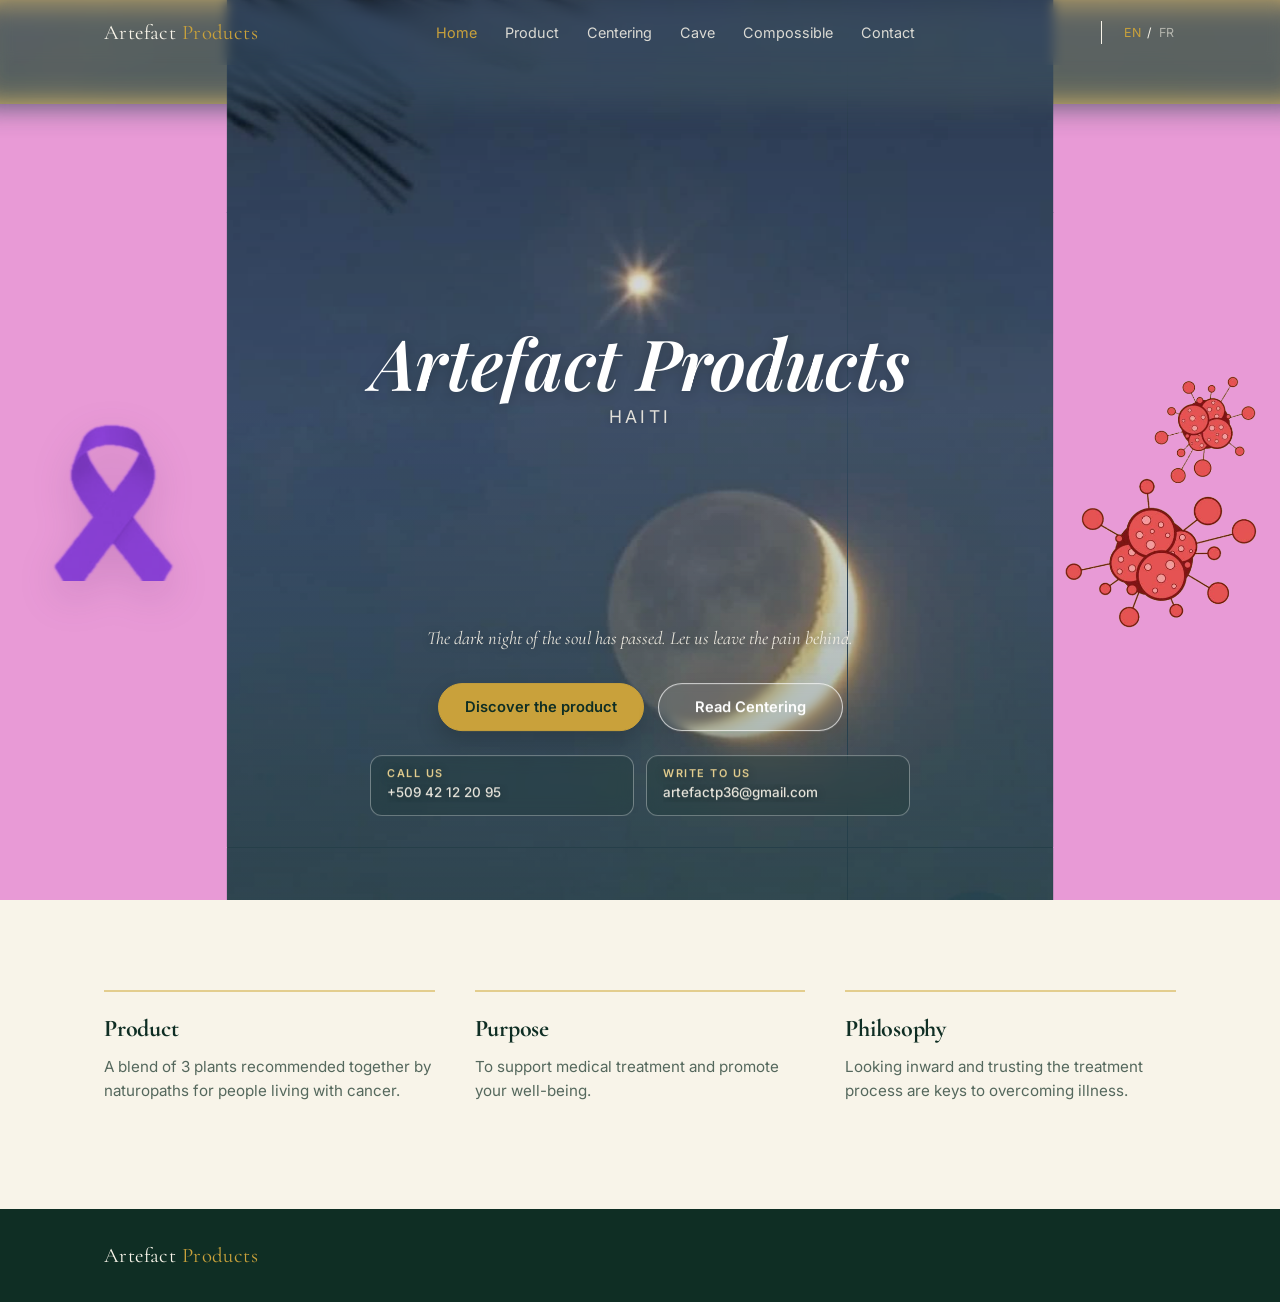
<file: index.html>
<!DOCTYPE html>
<html lang="en">
<head>
<meta charset="UTF-8">
<meta name="viewport" content="width=device-width, initial-scale=1">
<title>Artefact Products — Haiti, plants &amp; well-being</title>
<meta name="description" content="A Haitian brand dedicated to the well-being of people affected by cancer through the power of plants.">
<link rel="preconnect" href="https://fonts.googleapis.com">
<link rel="preconnect" href="https://fonts.gstatic.com" crossorigin>
<link href="https://fonts.googleapis.com/css2?family=Cormorant+Garamond:ital,wght@0,400;0,600;0,700;1,400;1,600&family=Playfair+Display:ital,wght@1,500;1,600;1,700&family=Inter:wght@300;400;500;600&display=swap" rel="stylesheet">
<link rel="stylesheet" href="css/styles.css">
</head>
<body>

<header class="site-header transparent">
  <div class="container">
    <a href="index.html" class="logo">Artefact <span>Products</span></a>
    <nav class="nav-links">
      <a href="index.html">Home</a>
      <a href="produit.html">Product</a>
      <a href="mon-histoire.html">Centering</a>
      <a href="introspection.html">Cave</a>
      <a href="resilience.html">Compossible</a>
      <a href="contact.html">Contact</a>
    </nav>
    <span class="language-switcher" aria-label="Language"><button type="button" data-language="en">EN</button><span>/</span><button type="button" data-language="fr">FR</button></span>
    <button class="nav-toggle" aria-label="Menu">☰</button>
  </div>
    <nav class="mobile-nav">
    <a href="index.html">Home</a>
    <a href="produit.html">Product</a>
    <a href="mon-histoire.html">Centering</a>
    <a href="introspection.html">Cave</a>
    <a href="resilience.html">Compossible</a>
    <a href="contact.html">Contact</a>
    <span class="language-switcher" aria-label="Language"><button type="button" data-language="en">EN</button><span>/</span><button type="button" data-language="fr">FR</button></span>
  </nav>
</header>

<main>
  <section class="hero">
    <div class="hero-side-visual hero-side-visual-left" aria-hidden="true">
      <img src="images/cancer-ribbon-violet.png" alt="">
    </div>
    <div class="hero-side-visual hero-side-visual-right" aria-hidden="true">
      <img src="images/cancer-cells-red.png" alt="">
    </div>
    <div class="hero-sky" aria-hidden="true"></div>
    <img src="images/lune.jpg" alt="" aria-hidden="true" class="hero-moon-img">
    <div class="hero-overlay" aria-hidden="true"></div>
    <div class="hero-content">
      <p class="hero-eyebrow">
        <span class="hero-brand-name">Artefact Products</span>
        <span class="hero-brand-country">Haiti</span>
      </p>
      <h1 class="hero-title">Haiti</h1>
      <div class="hero-lower-content">
        <p class="hero-sub">The dark night of the soul has passed. Let us leave the pain behind.</p>
        <div class="hero-actions">
          <a href="produit.html" class="btn btn-gold">Discover the product</a>
          <a href="mon-histoire.html" class="btn btn-outline">Read Centering</a>
        </div>
        <div class="hero-contact" aria-label="Contact details">
          <a class="hero-contact-item" href="tel:+50942122095">
            <span class="hero-contact-label">Call us</span>
            <span class="hero-contact-value">+509 42 12 20 95</span>
          </a>
          <a class="hero-contact-item" href="mailto:artefactp36@gmail.com">
            <span class="hero-contact-label">Write to us</span>
            <span class="hero-contact-value">artefactp36@gmail.com</span>
          </a>
        </div>
      </div>
    </div>
  </section>

  <section class="values">
    <div class="container values-grid">
      <div class="value-item">
        <h3>Product</h3>
        <p>A blend of 3 plants recommended together by naturopaths for people living with cancer.</p>
      </div>
      <div class="value-item">
        <h3>Purpose</h3>
        <p>To support medical treatment and promote your well-being.</p>
      </div>
      <div class="value-item">
        <h3>Philosophy</h3>
        <p>Looking inward and trusting the treatment process are keys to overcoming illness.</p>
      </div>
    </div>
  </section>
</main>

<footer class="site-footer">
  <div class="container">
    <span class="logo">Artefact <span>Products</span></span>

  </div>
</footer>

<script src="js/script.js"></script>
</body>
</html>
</file>
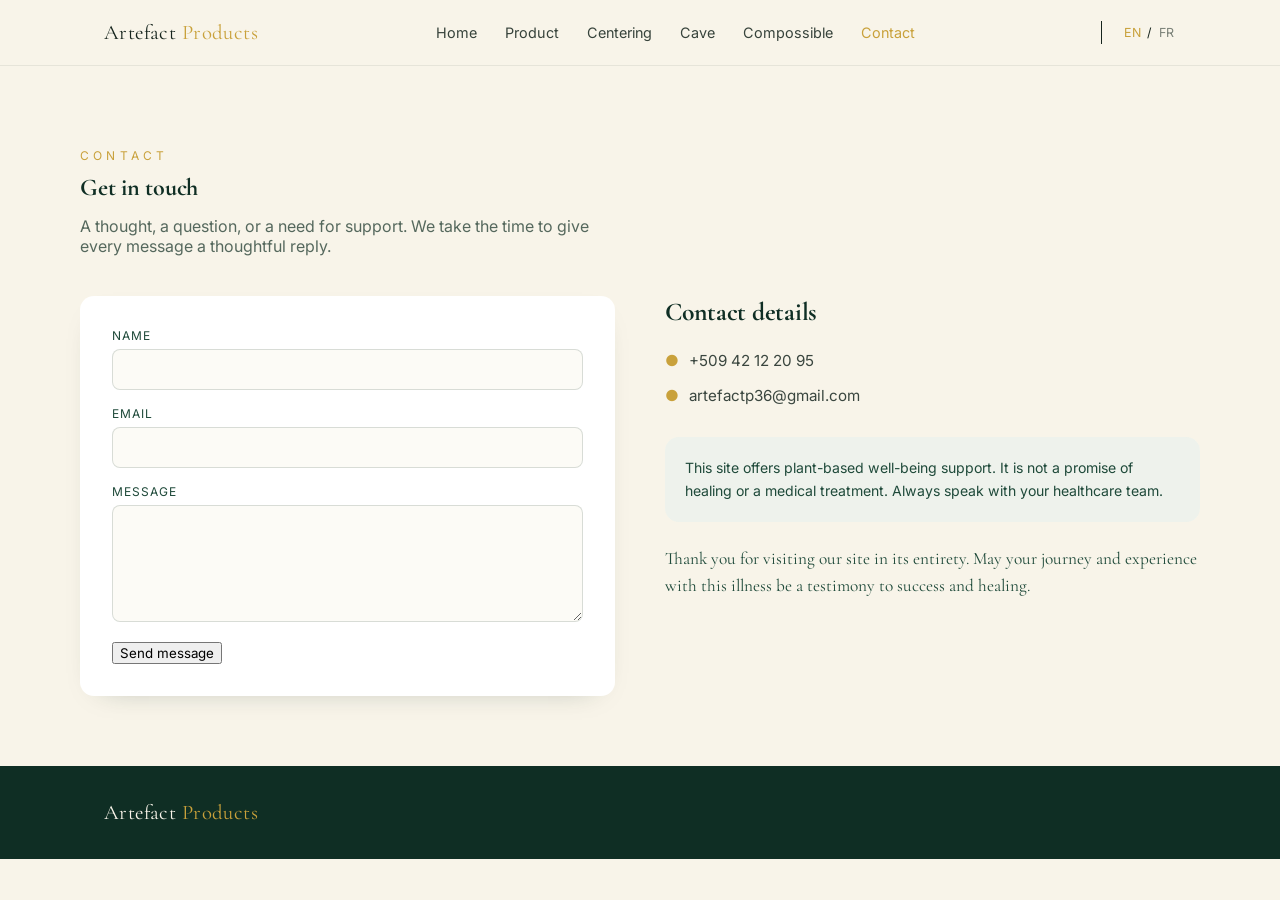
<file: contact.html>
<!DOCTYPE html>
<html lang="en">
<head>
<meta charset="UTF-8">
<meta name="viewport" content="width=device-width, initial-scale=1">
<title>Contact — Artefact Products</title>
<meta name="description" content="Contact Artefact Products through our form, social channels, or contact details.">
<link rel="preconnect" href="https://fonts.googleapis.com">
<link rel="preconnect" href="https://fonts.gstatic.com" crossorigin>
<link href="https://fonts.googleapis.com/css2?family=Cormorant+Garamond:ital,wght@0,400;0,600;0,700;1,400;1,600&family=Inter:wght@300;400;500;600&display=swap" rel="stylesheet">
<link rel="stylesheet" href="css/styles.css">
</head>
<body>

<header class="site-header">
  <div class="container">
    <a href="index.html" class="logo">Artefact <span>Products</span></a>
    <nav class="nav-links">
      <a href="index.html">Home</a>
      <a href="produit.html">Product</a>
      <a href="mon-histoire.html">Centering</a>
      <a href="introspection.html">Cave</a>
      <a href="resilience.html">Compossible</a>
      <a href="contact.html">Contact</a>
    </nav>
    <span class="language-switcher" aria-label="Language"><button type="button" data-language="en">EN</button><span>/</span><button type="button" data-language="fr">FR</button></span>
    <button class="nav-toggle" aria-label="Menu">☰</button>
  </div>
  <nav class="mobile-nav">
    <a href="index.html">Home</a>
    <a href="produit.html">Product</a>
    <a href="mon-histoire.html">Centering</a>
    <a href="introspection.html">Cave</a>
    <a href="resilience.html">Compossible</a>
    <a href="contact.html">Contact</a>
    <span class="language-switcher" aria-label="Language"><button type="button" data-language="en">EN</button><span>/</span><button type="button" data-language="fr">FR</button></span>
  </nav>
</header>

<main>
  <section class="contact-section container">
    <p class="eyebrow">Contact</p>
    <h1>Get in touch</h1>
    <p style="color:var(--muted); max-width:520px; margin-top:14px;">
      A thought, a question, or a need for support. We take the time to give every message a thoughtful reply.
    </p>

    <div class="contact-grid">
      <form class="contact-form">
        <div class="field">
          <label for="name">Name</label>
          <input id="name" type="text" required>
        </div>
        <div class="field">
          <label for="email">Email</label>
          <input id="email" type="email" required>
        </div>
        <div class="field">
          <label for="message">Message</label>
          <textarea id="message" rows="5" required></textarea>
        </div>
        <button type="submit" class="btn btn-solid">Send message</button>
        <p class="form-success">Thank you. Your message has been sent.</p>
      </form>

      <div class="contact-info">
        <h2>Contact details</h2>
        <ul>
          <li><span class="dot">●</span> <a href="tel:+50942122095">+509 42 12 20 95</a></li>
          <li><span class="dot">●</span> <a href="mailto:artefactp316@gmail.com">artefactp36@gmail.com</a></li>
        </ul>

        <div class="info-note">
          This site offers plant-based well-being support.
          It is not a promise of healing or a medical treatment.
          Always speak with your healthcare team.
        </div>
        <p class="contact-thanks">Thank you for visiting our site in its entirety. May your journey and experience with this illness be a testimony to success and healing.</p>
      </div>
    </div>
  </section>
</main>

<footer class="site-footer">
  <div class="container">
    <span class="logo">Artefact <span>Products</span></span>
  </div>
</footer>

<script src="js/script.js"></script>
</body>
</html>
</file>
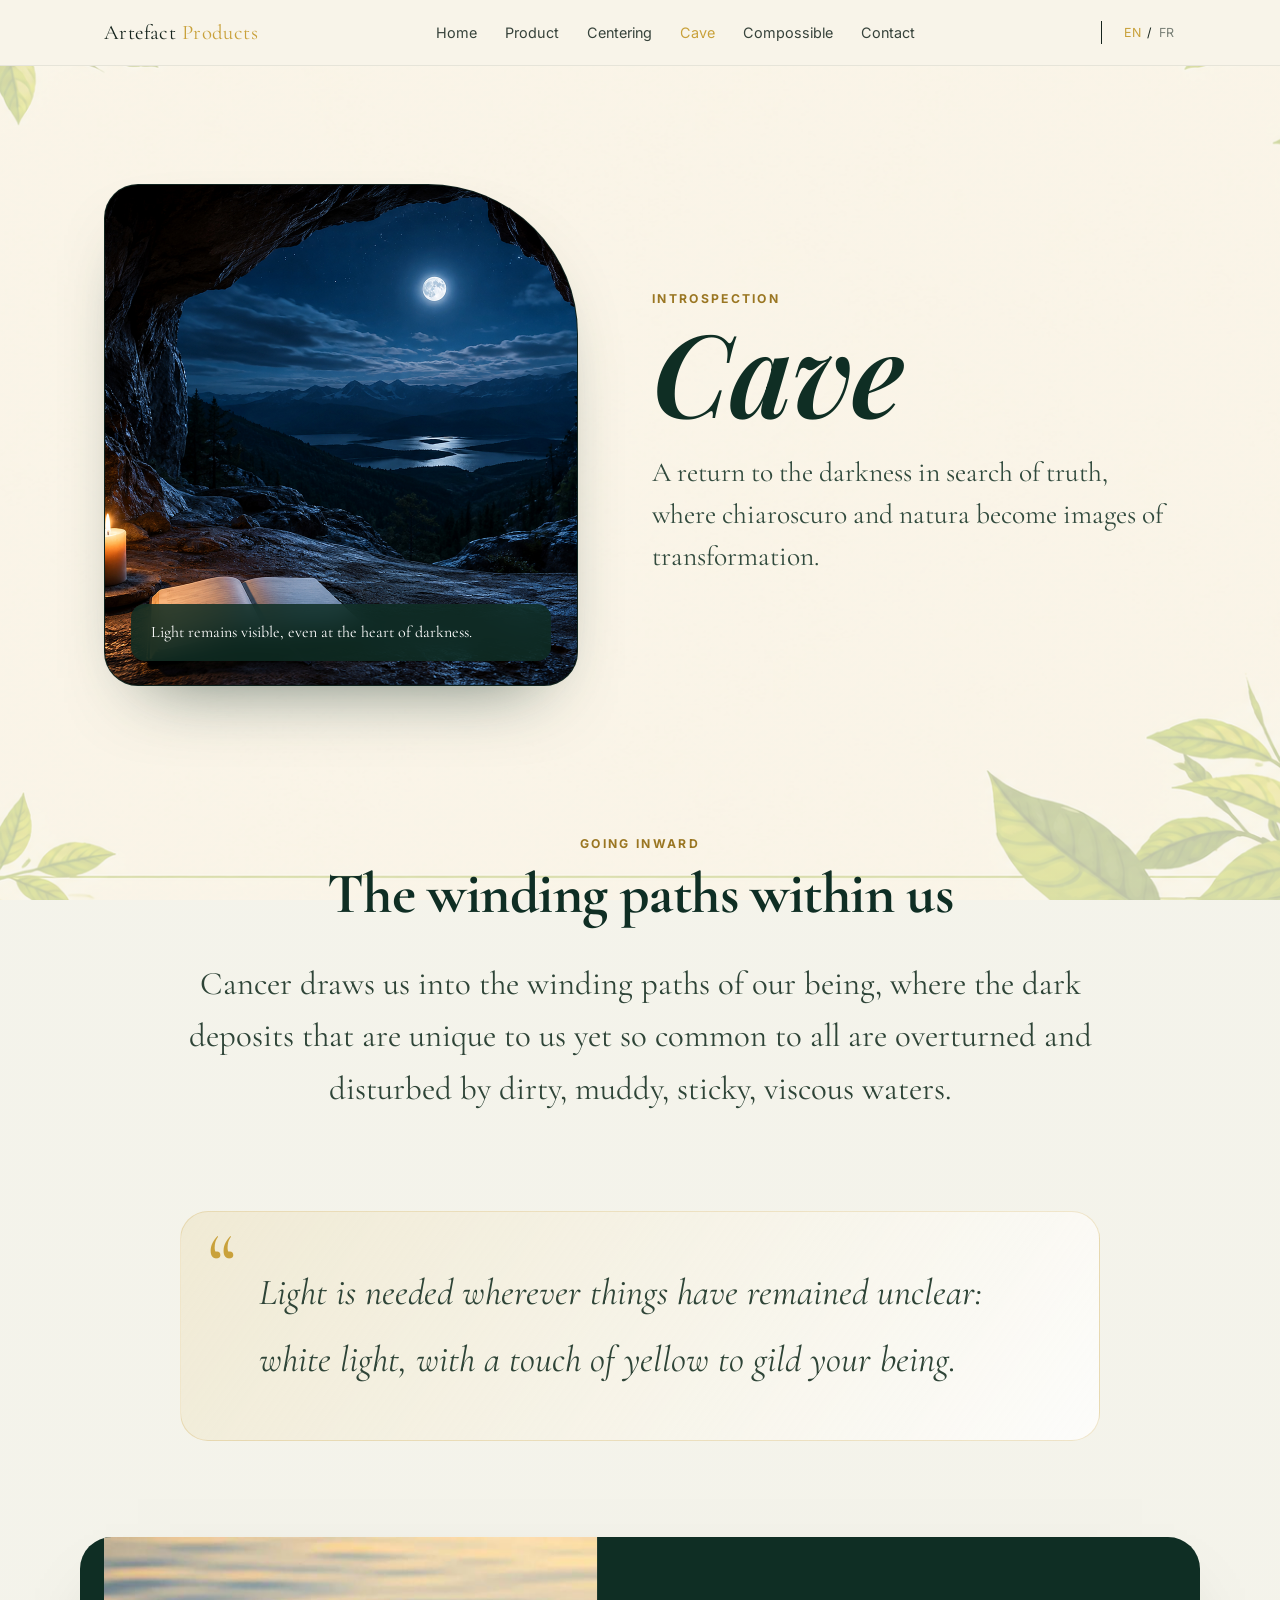
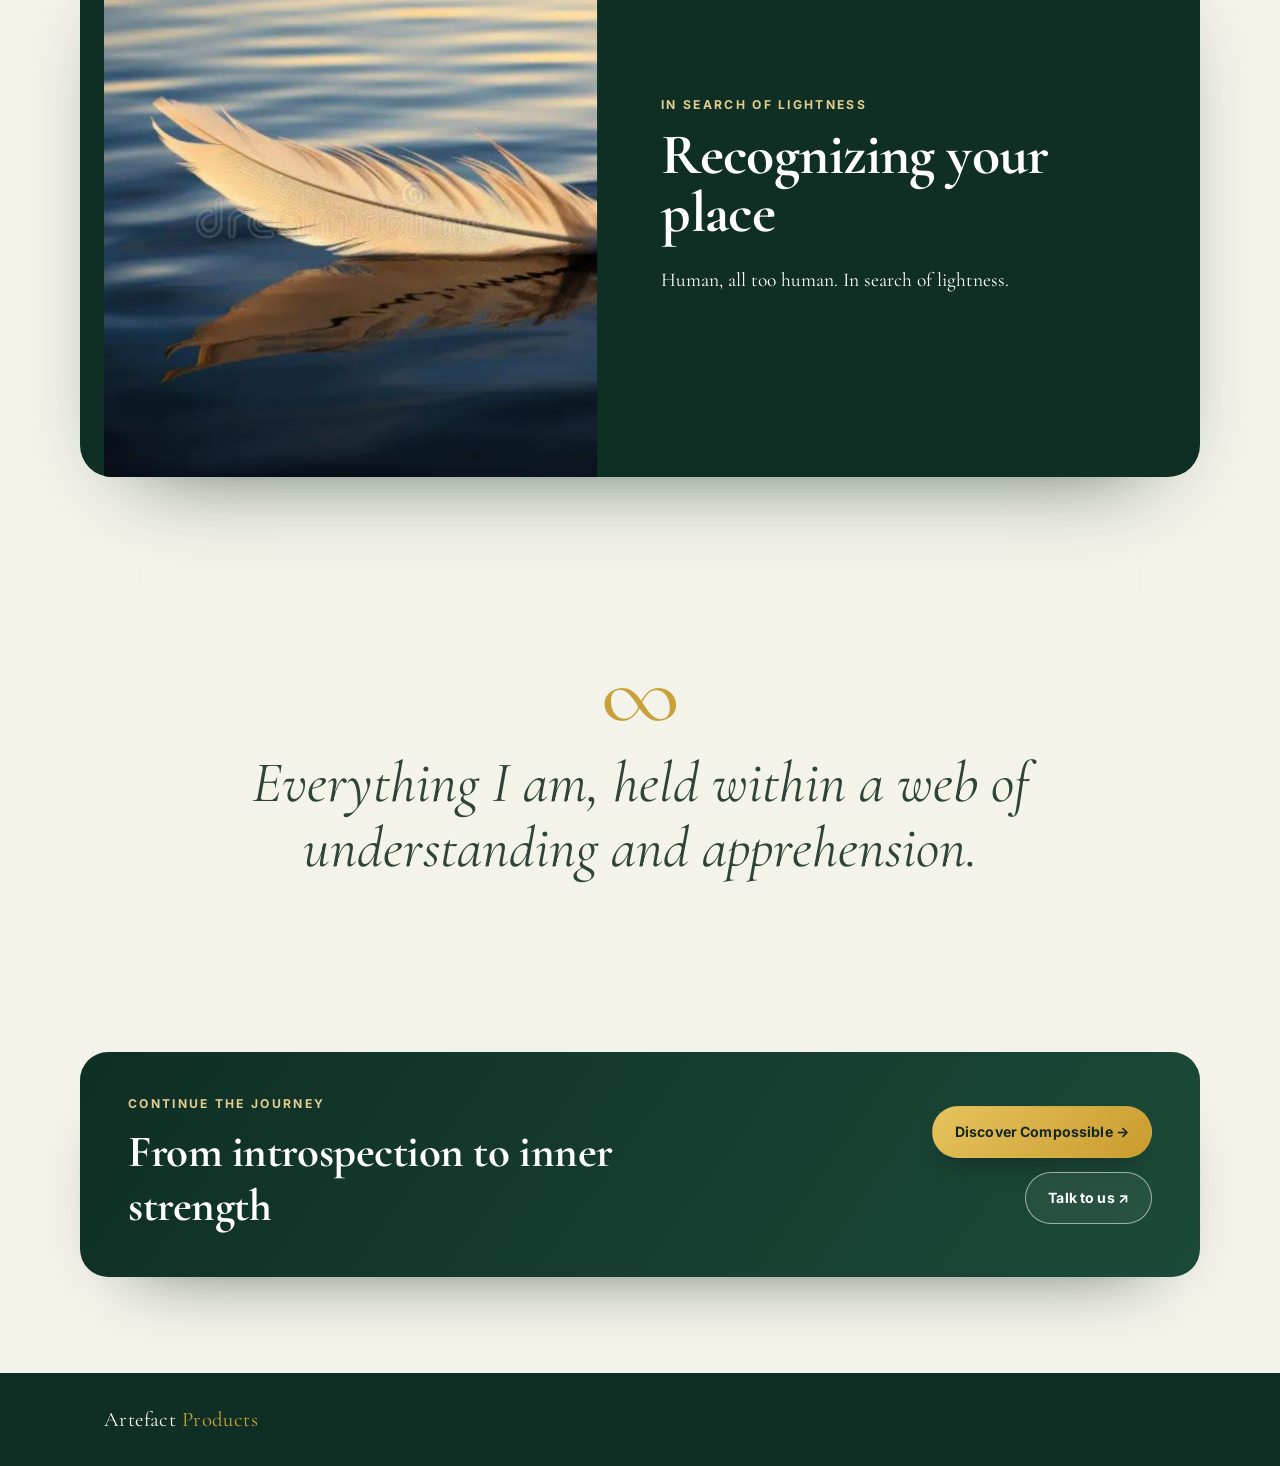
<file: introspection.html>
<!DOCTYPE html>
<html lang="en">
<head>
<meta charset="UTF-8">
<meta name="viewport" content="width=device-width, initial-scale=1">
<link rel="preconnect" href="https://fonts.googleapis.com">
<link rel="preconnect" href="https://fonts.gstatic.com" crossorigin>
<link href="https://fonts.googleapis.com/css2?family=Cormorant+Garamond:ital,wght@0,400;0,600;0,700;1,400;1,600&family=Inter:wght@300;400;500;600&family=Playfair+Display:ital,wght@1,500;1,600;1,700&display=swap" rel="stylesheet">
<link rel="stylesheet" href="css/styles.css">
<title>Cave — Artefact Products</title>
<meta name="description" content="An introspective page about returning to darkness and finding transformation through light and nature.">
</head>
<body>
<header class="site-header"><div class="container"><a href="index.html" class="logo">Artefact <span>Products</span></a><nav class="nav-links"><a href="index.html">Home</a><a href="produit.html">Product</a><a href="mon-histoire.html">Centering</a><a href="introspection.html">Cave</a><a href="resilience.html">Compossible</a><a href="contact.html">Contact</a></nav><span class="language-switcher" aria-label="Language"><button type="button" data-language="en">EN</button><span>/</span><button type="button" data-language="fr">FR</button></span><button class="nav-toggle" aria-label="Menu">☰</button></div><nav class="mobile-nav"><a href="index.html">Home</a><a href="produit.html">Product</a><a href="mon-histoire.html">Centering</a><a href="introspection.html">Cave</a><a href="resilience.html">Compossible</a><a href="contact.html">Contact</a><span class="language-switcher" aria-label="Language"><button type="button" data-language="en">EN</button><span>/</span><button type="button" data-language="fr">FR</button></span></nav></header>
<main class="story-web-page botanical-background page-caverne">
  <section class="story-hero container story-hero-reverse"><div class="story-hero-copy"><p class="story-kicker">Introspection</p><h1>Cave</h1><p class="story-intro">A return to the darkness in search of truth, where chiaroscuro and natura become images of transformation.</p></div><figure class="story-hero-image story-hero-image-dark"><img src="images/caverne-lune.jpg" alt="A cave lit by moonlight, with a candle and a journal"><figcaption>Light remains visible, even at the heart of darkness.</figcaption></figure></section>
  <section class="story-section container story-poem-intro"><p class="story-kicker">Going inward</p><h2>The winding paths within us</h2><p class="original-voice original-voice-large">Cancer draws us into the winding paths of our being, where the dark deposits that are unique to us yet so common to all are overturned and disturbed by dirty, muddy, sticky, viscous waters.</p></section>
  <section class="story-section container light-quote"><span class="quote-mark">“</span><p class="original-voice">Light is needed wherever things have remained unclear: white light, with a touch of yellow to gild your being.</p></section>
  <section class="story-section container story-night-panel"><div class="story-night-image"><img src="images/caverne-lavande.jpeg" alt="Lavender and a botanical bottle in a soothing atmosphere"></div><div class="story-night-copy"><p class="story-kicker story-kicker-light">In search of lightness</p><h2>Recognizing your place</h2><p class="original-voice">Human, all too human. In search of lightness.</p></div></section>
  <section class="story-section container story-manifesto"><span>∞</span><p class="original-voice">Everything I am, held within a web of understanding and apprehension.</p></section>
  <section class="story-cta container"><div><p class="story-kicker story-kicker-light">Continue the journey</p><h2>From introspection to inner strength</h2></div><div class="story-actions"><a class="story-btn story-btn-primary" href="resilience.html">Discover Compossible <span>→</span></a><a class="story-btn story-btn-secondary" href="contact.html">Talk to us <span>↗</span></a></div></section>
</main>
<footer class="site-footer"><div class="container"><span class="logo">Artefact <span>Products</span></span></div></footer>
<script src="js/script.js"></script>
</body>
</html>
</file>
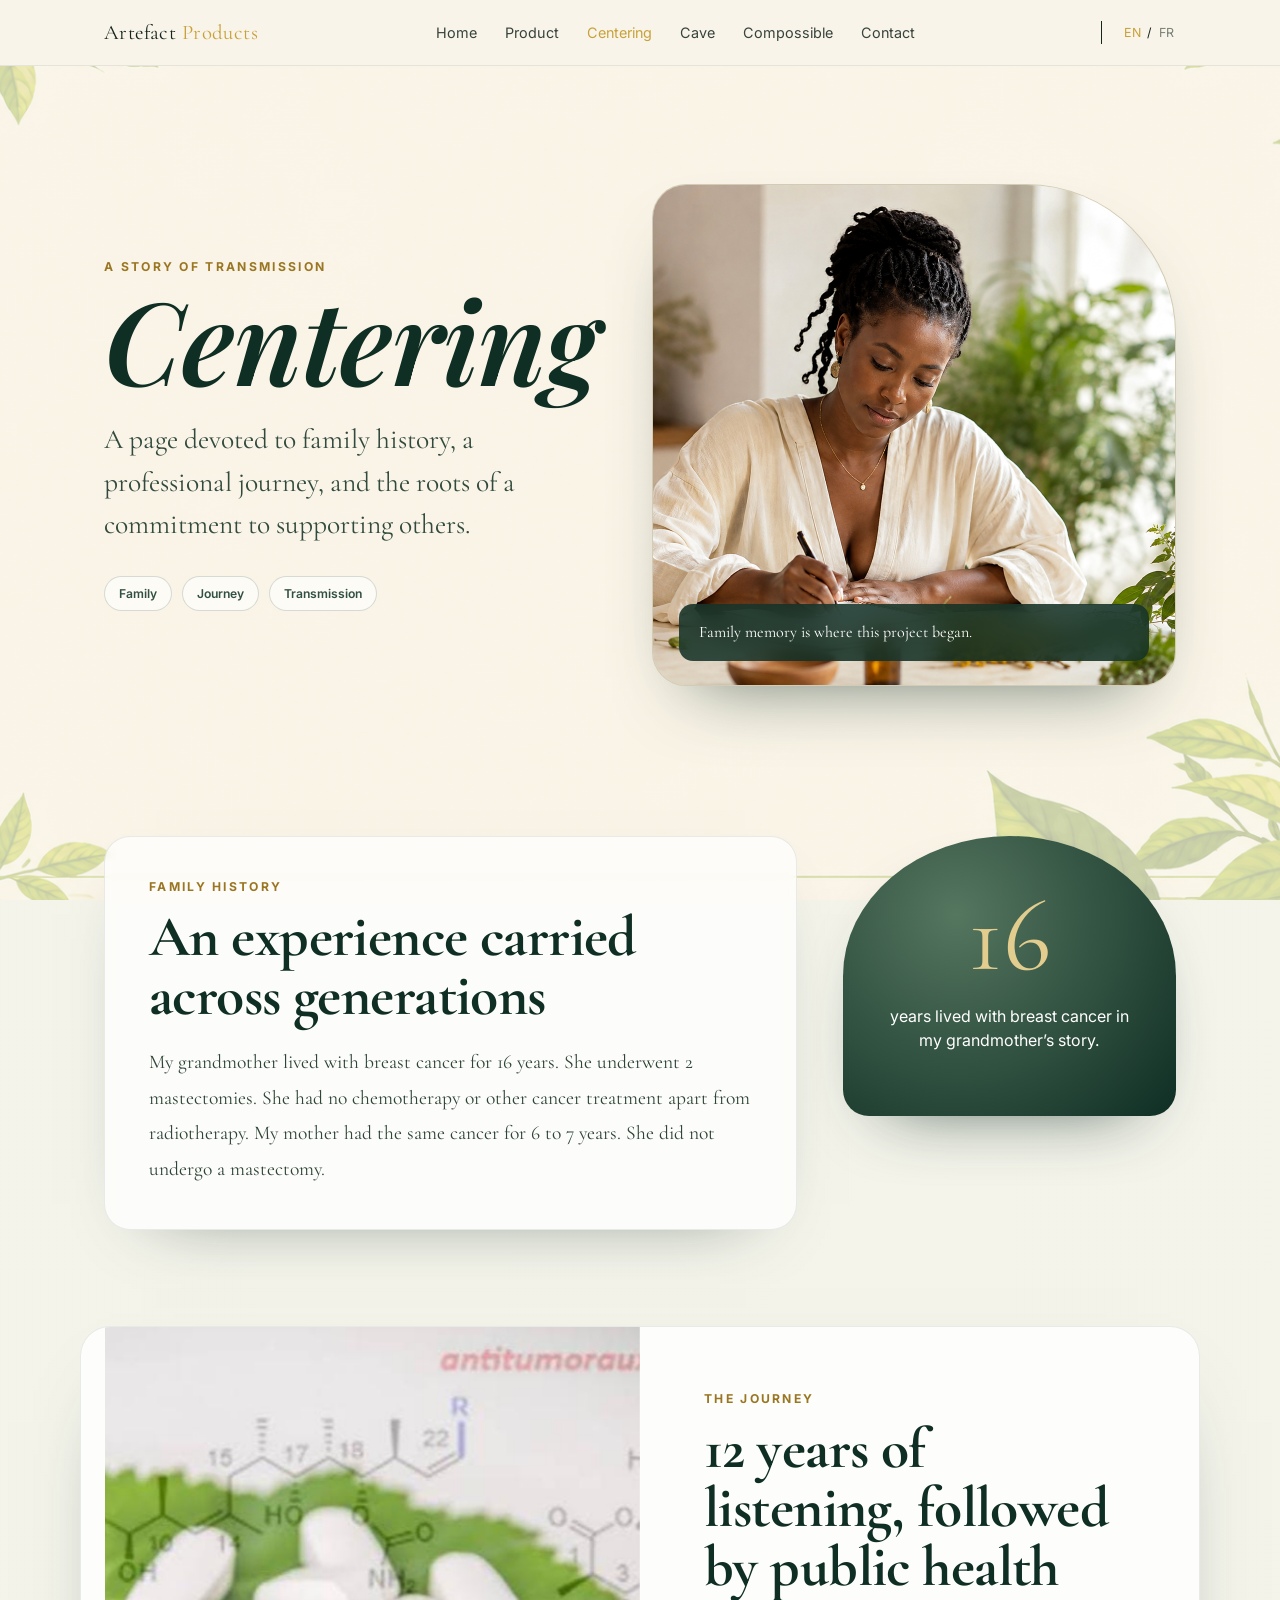
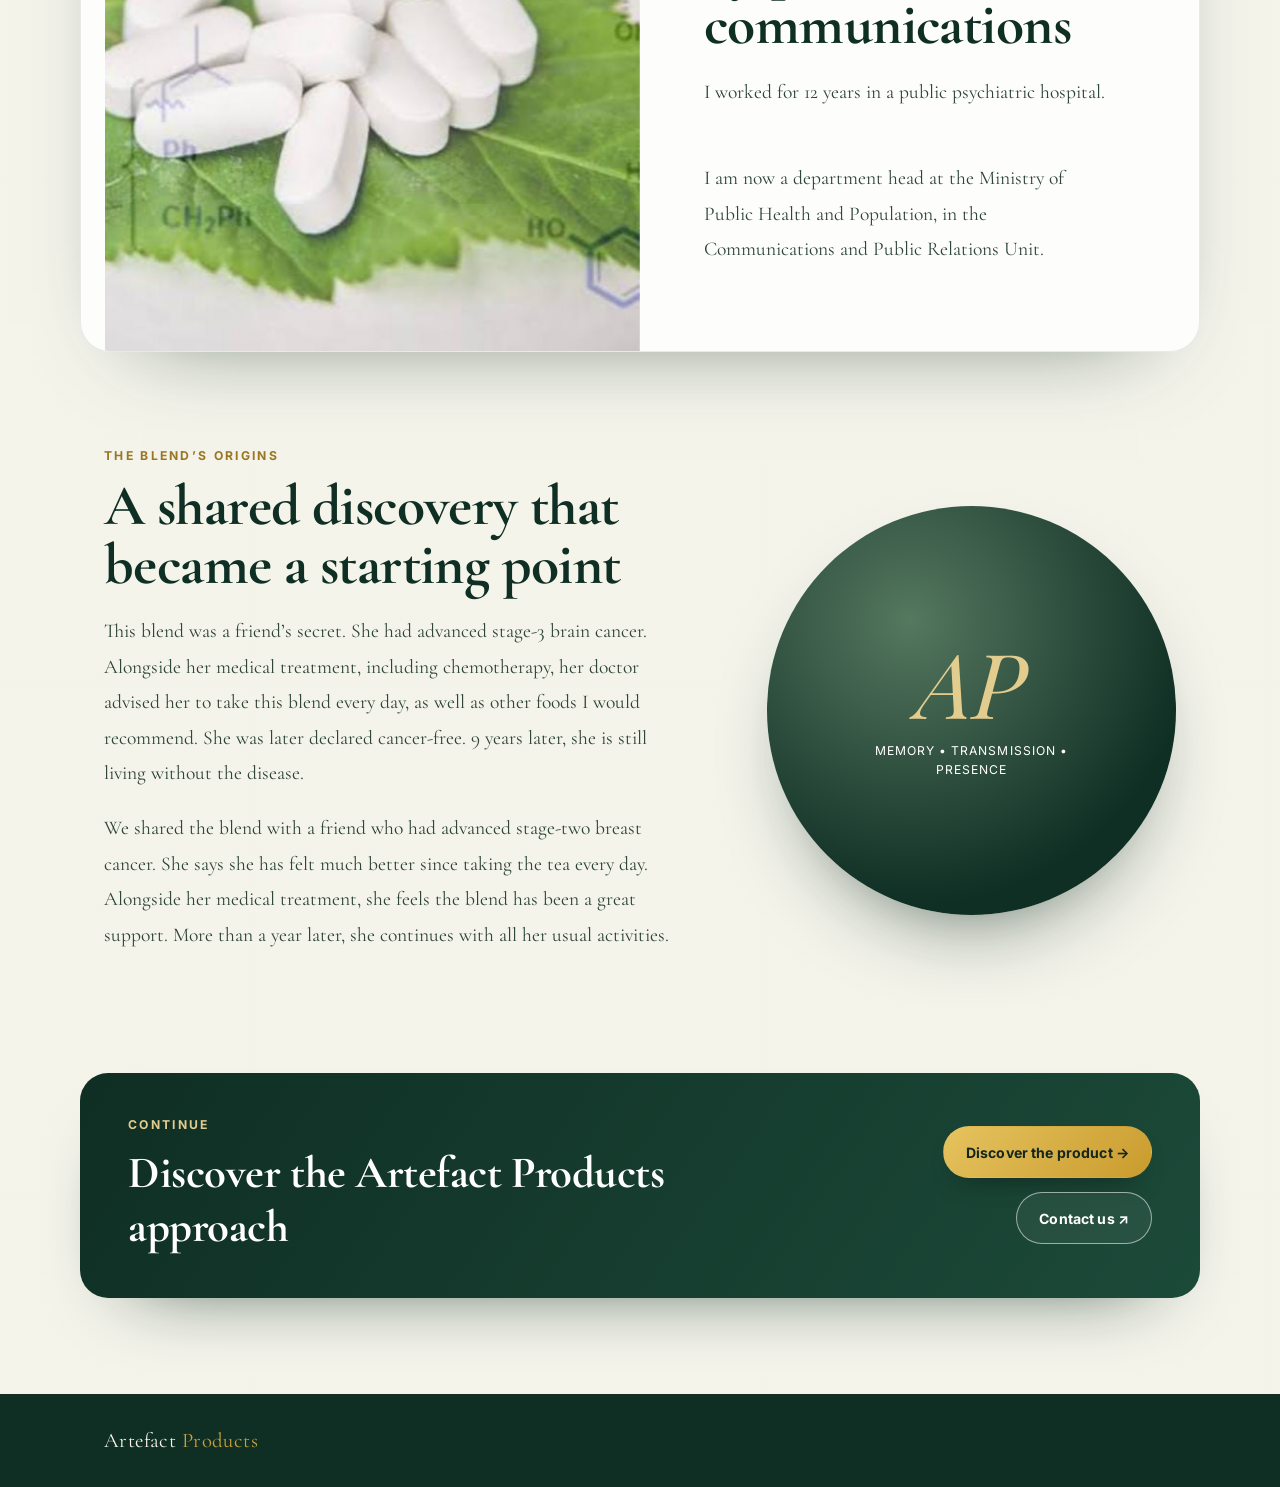
<file: mon-histoire.html>
<!DOCTYPE html>
<html lang="en">
<head>
<meta charset="UTF-8">
<meta name="viewport" content="width=device-width, initial-scale=1">
<link rel="preconnect" href="https://fonts.googleapis.com">
<link rel="preconnect" href="https://fonts.gstatic.com" crossorigin>
<link href="https://fonts.googleapis.com/css2?family=Cormorant+Garamond:ital,wght@0,400;0,600;0,700;1,400;1,600&family=Inter:wght@300;400;500;600&family=Playfair+Display:ital,wght@1,500;1,600;1,700&display=swap" rel="stylesheet">
<link rel="stylesheet" href="css/styles.css">
<title>Centering — Artefact Products</title>
<meta name="description" content="The family story and human journey behind Artefact Products.">
</head>
<body>
<header class="site-header">
  <div class="container">
    <a href="index.html" class="logo">Artefact <span>Products</span></a>
    <nav class="nav-links"><a href="index.html">Home</a><a href="produit.html">Product</a><a href="mon-histoire.html">Centering</a><a href="introspection.html">Cave</a><a href="resilience.html">Compossible</a><a href="contact.html">Contact</a></nav>
    <span class="language-switcher" aria-label="Language"><button type="button" data-language="en">EN</button><span>/</span><button type="button" data-language="fr">FR</button></span>
    <button class="nav-toggle" aria-label="Menu">☰</button>
  </div>
  <nav class="mobile-nav"><a href="index.html">Home</a><a href="produit.html">Product</a><a href="mon-histoire.html">Centering</a><a href="introspection.html">Cave</a><a href="resilience.html">Compossible</a><a href="contact.html">Contact</a><span class="language-switcher" aria-label="Language"><button type="button" data-language="en">EN</button><span>/</span><button type="button" data-language="fr">FR</button></span></nav>
</header>
<main class="story-web-page botanical-background page-centrage">
  <section class="story-hero container"><div class="story-hero-copy"><p class="story-kicker">A story of transmission</p><h1>Centering</h1><p class="story-intro">A page devoted to family history, a professional journey, and the roots of a commitment to supporting others.</p><div class="story-tags"><span>Family</span><span>Journey</span><span>Transmission</span></div></div><figure class="story-hero-image"><img src="images/centrage-portrait.jpg" alt="A woman writing in a journal among plants in natural light"><figcaption>Family memory is where this project began.</figcaption></figure></section>
  <section class="story-section container story-grid story-grid-wide"><article class="story-card story-card-main"><p class="story-kicker">Family history</p><h2>An experience carried across generations</h2><p class="original-voice">My grandmother lived with breast cancer for 16 years. She underwent 2 mastectomies. She had no chemotherapy or else cancer treatment apart from radiotherapy. My mother had the same cancer for 6 to 7 years. She did not undergo a mastectomy.</p></article><aside class="story-stat"><span>16</span><p>years lived with breast cancer in my grandmother’s story.</p></aside></section>
  <section class="story-section container story-feature"><div class="story-feature-image"><img src="images/centrage-plantes.jpeg" alt="Plants, oils, and a mortar arranged in a botanical composition"></div><div class="story-feature-copy"><p class="story-kicker">The journey</p><h2>12 years of listening, followed by public health communications</h2><div class="voice-stack"><p class="original-voice">I worked for 12 years in a public psychiatric hospital.</p><p class="original-voice">Je suis actuellement un chef de service au plus haut niveau en santé publique.</p></div></div></section>
  <section class="story-section container story-origin"><div><p class="story-kicker">The blend’s origins</p><h2>A shared discovery that became a starting point</h2><p class="original-voice">This blend was a friend’s secret. She had advanced stage-3 brain cancer. Alongside her medical treatment, including chemotherapy, her doctor advised her to take this blend every day, as well as other foods I would recommend. She was later declared cancer-free. 9 years later, she is still living without the disease.</p><p class="original-voice">We shared the blend with a friend who had advanced stage-2 breast cancer. She says she has felt much better since taking the tea every day. Alongside her medical treatment, she feels the blend has been a great support. More than a year later, she continues with all her usual activities.</p></div><div class="story-symbol-card"><span>AP</span><small>Memory • Transmission • Presence</small></div></section>
  <section class="story-cta container"><div><p class="story-kicker story-kicker-light">Continue</p><h2>Discover the Artefact Products approach</h2></div><div class="story-actions"><a class="story-btn story-btn-primary" href="produit.html">Discover the product <span>→</span></a><a class="story-btn story-btn-secondary" href="contact.html">Contact us <span>↗</span></a></div></section>
</main>
<footer class="site-footer"><div class="container"><span class="logo">Artefact <span>Products</span></span></div></footer>
<script src="js/script.js"></script>
</body>
</html>
</file>
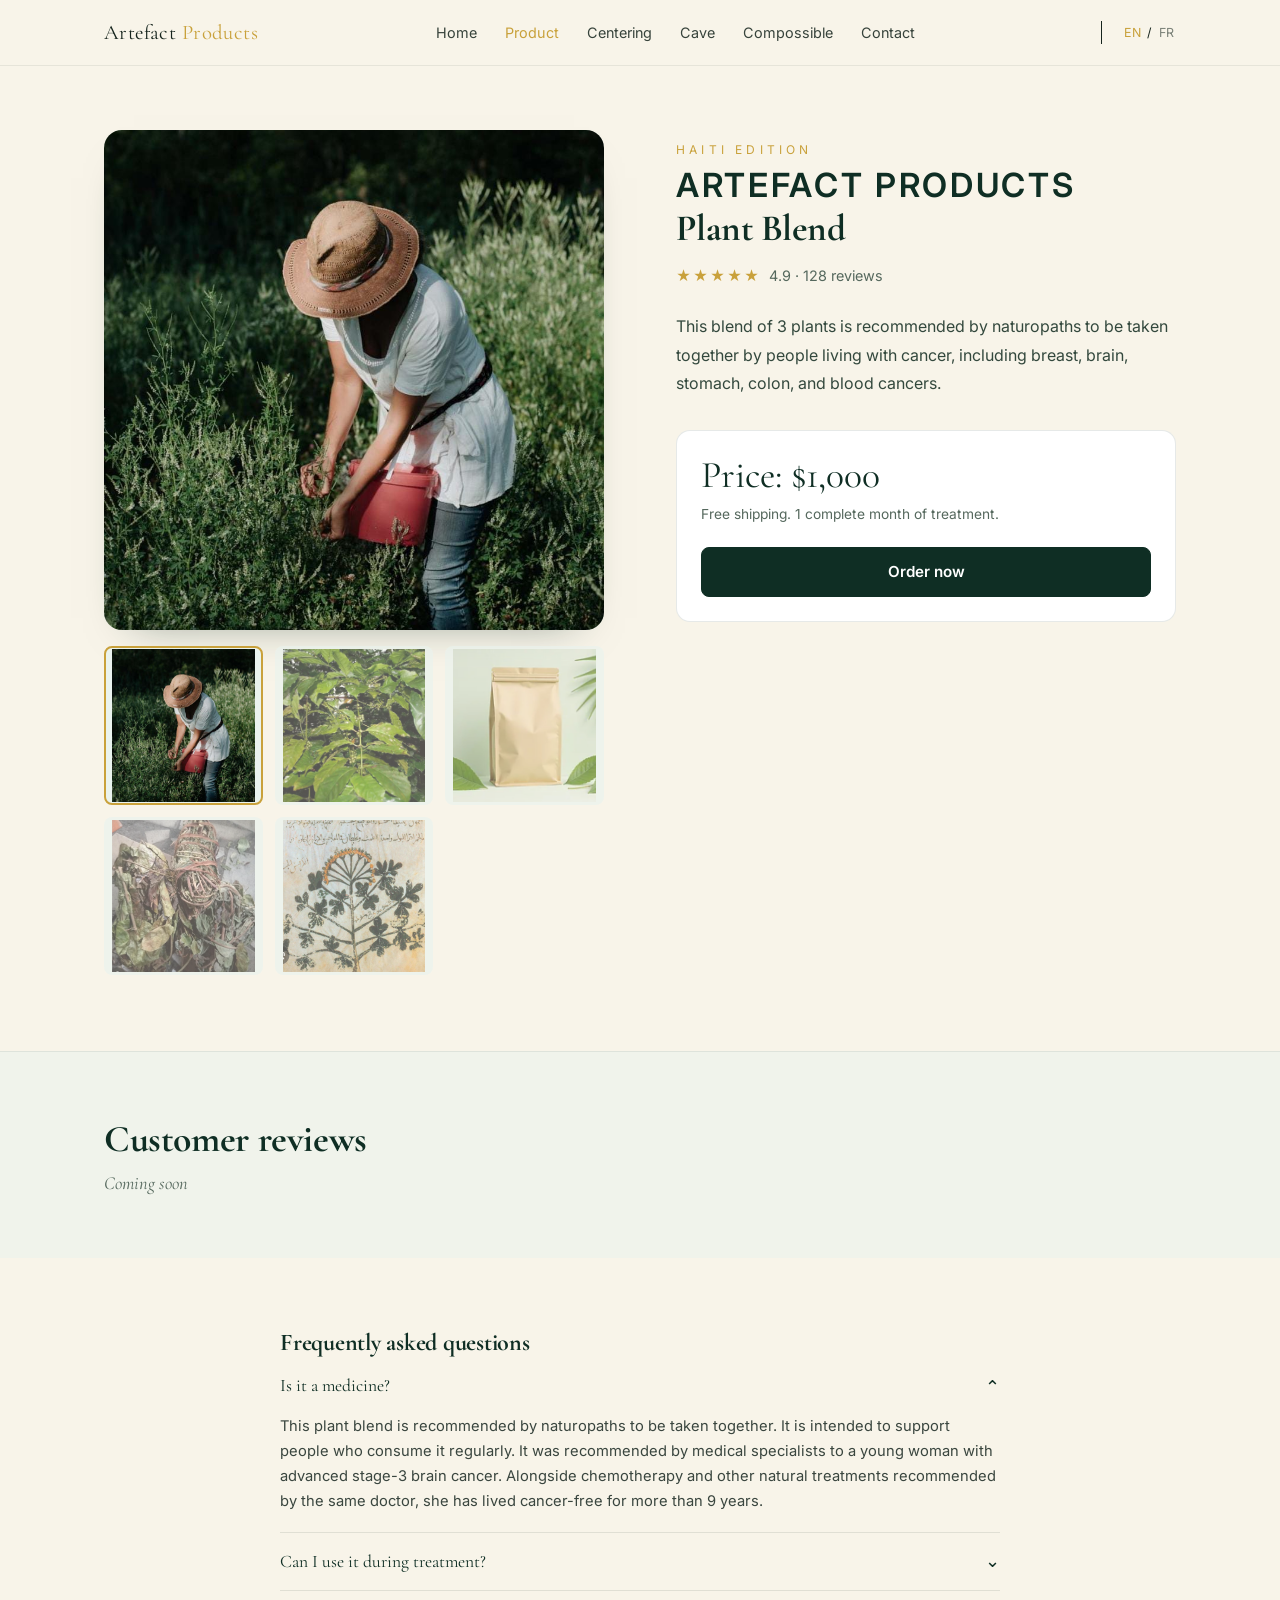
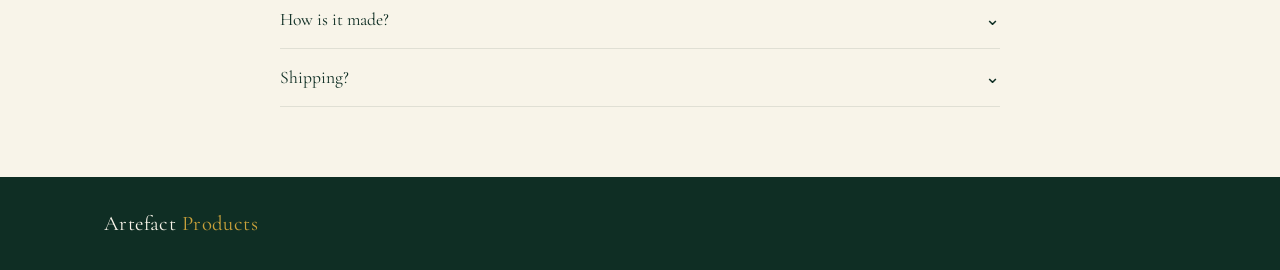
<file: produit.html>
<!DOCTYPE html>
<html lang="en">
<head>
<meta charset="UTF-8">
<meta name="viewport" content="width=device-width, initial-scale=1">
<title>The product — Artefact Products</title>
<meta name="description" content="A well-being blend made with Haitian plants. Ingredients, pricing, reviews, and FAQs.">
<link rel="preconnect" href="https://fonts.googleapis.com">
<link rel="preconnect" href="https://fonts.gstatic.com" crossorigin>
<link href="https://fonts.googleapis.com/css2?family=Cormorant+Garamond:ital,wght@0,400;0,600;0,700;1,400;1,600&family=Inter:wght@300;400;500;600&display=swap" rel="stylesheet">
<link rel="stylesheet" href="css/styles.css">
</head>
<body>

<header class="site-header">
  <div class="container">
    <a href="index.html" class="logo">Artefact <span>Products</span></a>
    <nav class="nav-links">
      <a href="index.html">Home</a>
      <a href="produit.html">Product</a>
      <a href="mon-histoire.html">Centering</a>
      <a href="introspection.html">Cave</a>
      <a href="resilience.html">Compossible</a>
      <a href="contact.html">Contact</a>
    </nav>
    <span class="language-switcher" aria-label="Language"><button type="button" data-language="en">EN</button><span>/</span><button type="button" data-language="fr">FR</button></span>
    <button class="nav-toggle" aria-label="Menu">☰</button>
  </div>
  <nav class="mobile-nav">
    <a href="index.html">Home</a>
    <a href="produit.html">Product</a>
    <a href="mon-histoire.html">Centering</a>
    <a href="introspection.html">Cave</a>
    <a href="resilience.html">Compossible</a>
    <a href="contact.html">Contact</a>
    <span class="language-switcher" aria-label="Language"><button type="button" data-language="en">EN</button><span>/</span><button type="button" data-language="fr">FR</button></span>
  </nav>
</header>

<main>
  <section class="product-section">
    <div class="container product-grid">
      <div class="product-gallery">
        <div class="product-gallery-main">
          <img src="images/Principal-produit.jpeg" alt="Artefact Products — plants in the blend">
        </div>
        <div class="thumbs">
          <button class="thumb active"><img src="images/Principal-produit.jpeg" alt=""></button>
          <button class="thumb"><img src="images/product1.jpeg" alt=""></button>
          <button class="thumb"><img src="images/product2.jpeg" alt=""></button>
          <button class="thumb"><img src="images/product3.jpeg" alt=""></button>
          <button class="thumb"><img src="images/product4.jpeg" alt=""></button>
        </div>
      </div>

      <div class="product-info">
        <p class="eyebrow">Haiti Edition</p>
        <h1><span class="product-brand">Artefact Products</span><span class="product-name">Plant Blend</span></h1>
        <div class="rating">
          <span class="stars">★★★★★</span>
          <span>4.9 · 128 reviews</span>
        </div>
        <p class="product-desc">This blend of plants is recommended by naturopaths to be taken together by people living with cancer, including breast, brain, stomach, colon, and blood cancers.</p>

        <div class="price-box">
          <p class="price"><span class="price-amount">Price: $1,000</span><span class="price-details">Free shipping. 1 complete month of treatment.</span></p>
          <a class="btn btn-solid" href="https://wa.me/50942122095?text=Bonjour%2C%20je%20souhaite%20commander%20le%20m%C3%A9lange%20de%20plantes." target="_blank" rel="noopener">Order now</a>
        </div>
      </div>
    </div>
  </section>

  <section class="reviews">
    <div class="container">
      <h2>Customer reviews</h2>
      <p class="reviews-empty">Coming soon</p>
    </div>
  </section>

  <section class="faq container">
    <h2>Frequently asked questions</h2>
    <div class="faq-item open">
      <button class="faq-q"><span>Is it a medicine?</span><span class="chevron">⌄</span></button>
      <div class="faq-a">This plant blend is recommended by naturopaths to be taken together. It is intended to support people who consume it regularly. It was recommended by medical specialists to a young woman with advanced stage-3 brain cancer. Alongside chemotherapy and other natural treatments recommended by the same doctor, she has lived cancer-free for more than 9 years.</div>
    </div>
    <div class="faq-item">
      <button class="faq-q"><span>Can I use it during treatment?</span><span class="chevron">⌄</span></button>
      <div class="faq-a">The plant blend is intended to accompany your medical treatment and support you in your daily life. It does not replace medical treatment.</div>
    </div>
    <div class="faq-item">
      <button class="faq-q"><span>How is it made?</span><span class="chevron">⌄</span></button>
      <div class="faq-a">The leaves are delivered as they are picked, with no chemical processing or manufacturing.</div>
    </div>
    <div class="faq-item">
      <button class="faq-q"><span>Shipping?</span><span class="chevron">⌄</span></button>
      <div class="faq-a">Ships within 10 to 15 business days. International shipping is available.</div>
    </div>
  </section>
</main>

<footer class="site-footer">
  <div class="container">
    <span class="logo">Artefact <span>Products</span></span>
  </div>
</footer>

<script src="js/script.js"></script>
</body>
</html>
</file>
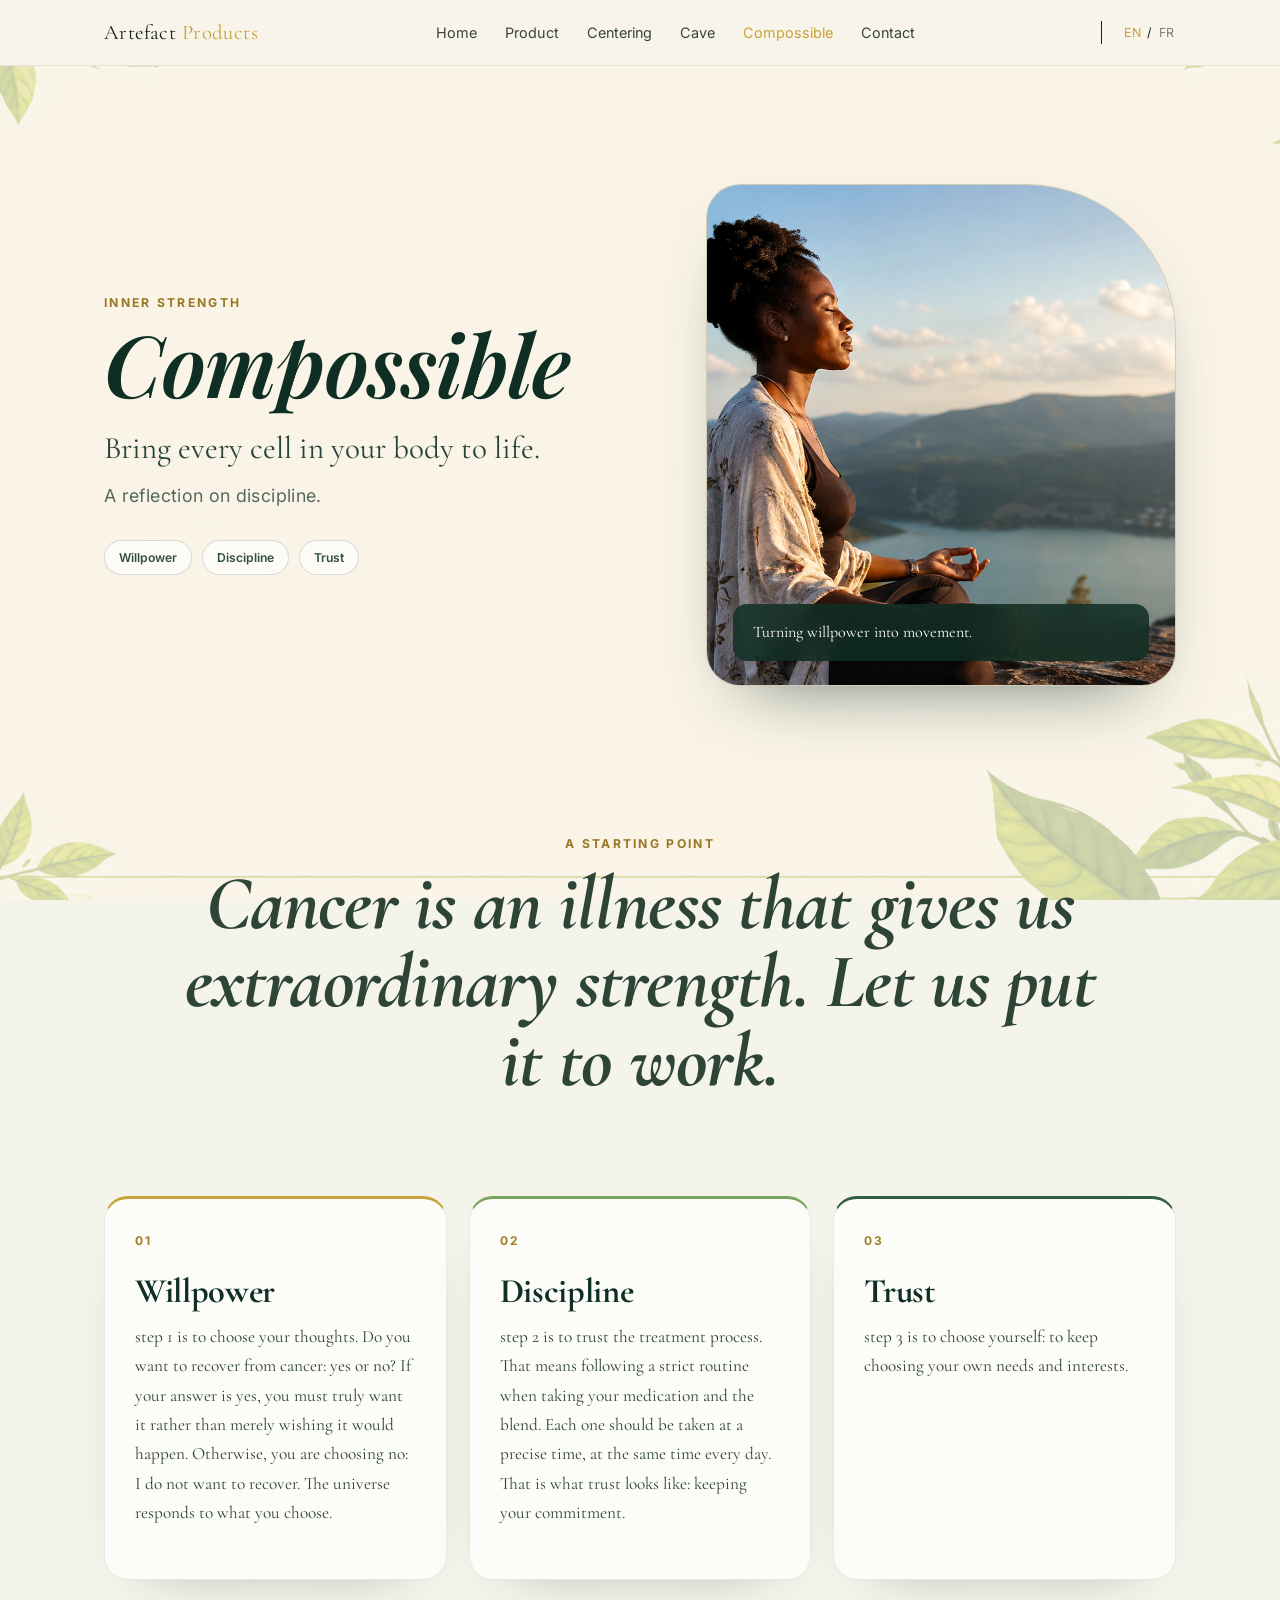
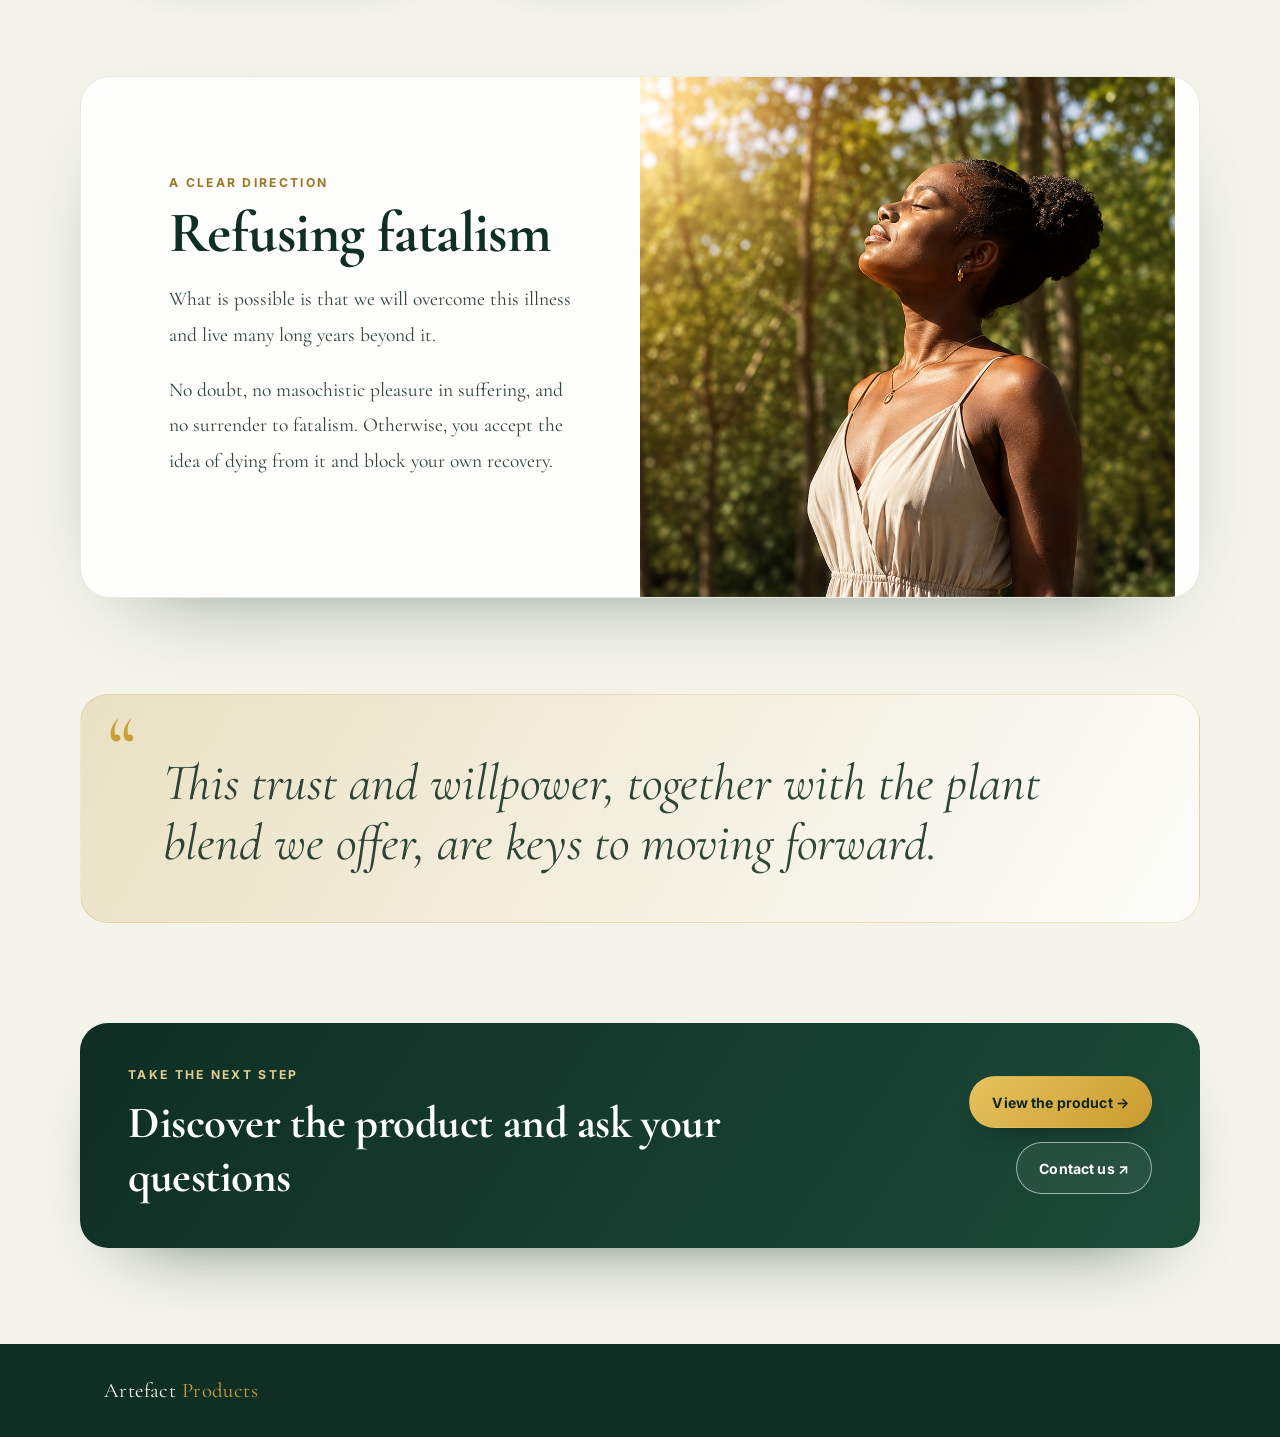
<file: resilience.html>
<!DOCTYPE html>
<html lang="en">
<head>
<meta charset="UTF-8">
<meta name="viewport" content="width=device-width, initial-scale=1">
<link rel="preconnect" href="https://fonts.googleapis.com">
<link rel="preconnect" href="https://fonts.gstatic.com" crossorigin>
<link href="https://fonts.googleapis.com/css2?family=Cormorant+Garamond:ital,wght@0,400;0,600;0,700;1,400;1,600&family=Inter:wght@300;400;500;600&family=Playfair+Display:ital,wght@1,500;1,600;1,700&display=swap" rel="stylesheet">
<link rel="stylesheet" href="css/styles.css">
<title>Compossible — Artefact Products</title>
<meta name="description" content="A reflection on willpower, discipline, and trust in the healing process.">
</head>
<body>
<header class="site-header"><div class="container"><a href="index.html" class="logo">Artefact <span>Products</span></a><nav class="nav-links"><a href="index.html">Home</a><a href="produit.html">Product</a><a href="mon-histoire.html">Centering</a><a href="introspection.html">Cave</a><a href="resilience.html">Compossible</a><a href="contact.html">Contact</a></nav><span class="language-switcher" aria-label="Language"><button type="button" data-language="en">EN</button><span>/</span><button type="button" data-language="fr">FR</button></span><button class="nav-toggle" aria-label="Menu">☰</button></div><nav class="mobile-nav"><a href="index.html">Home</a><a href="produit.html">Product</a><a href="mon-histoire.html">Centering</a><a href="introspection.html">Cave</a><a href="resilience.html">Compossible</a><a href="contact.html">Contact</a><span class="language-switcher" aria-label="Language"><button type="button" data-language="en">EN</button><span>/</span><button type="button" data-language="fr">FR</button></span></nav></header>
<main class="story-web-page botanical-background page-compossible">
  <section class="story-hero container"><div class="story-hero-copy"><p class="story-kicker">Inner strength</p><h1>Compossible</h1><p class="story-intro story-intro-standalone">Bring every cell in your body to life.</p><p class="story-intro story-intro-subline">A reflection on discipline.</p><div class="story-tags"><span>Willpower</span><span>Discipline</span><span>Trust</span></div></div><figure class="story-hero-image"><img src="images/compossible-meditation.jpg" alt="A woman meditating before a mountain landscape at sunset"><figcaption>Turning willpower into movement.</figcaption></figure></section>
  <section class="story-section container story-power"><p class="story-kicker">A starting point</p><h2 class="original-voice">Cancer is an illness that gives us extraordinary strength. Let us put it to work.</h2></section>
  <section class="story-section container story-pillars"><article><span>01</span><h3>Willpower</h3><p class="original-voice">Step 1 is to choose your thoughts. Do you want to recover from cancer: yes or no? If your answer is yes, you must truly want it rather than merely wishing it would happen. Otherwise, you are choosing no: I do not want to recover. The universe responds to what you choose.</p></article><article><span>02</span><h3>Discipline</h3><p class="original-voice">Step 2 is to trust the treatment process. That means following a strict routine when taking your medication and the blend. Each one should be taken at a precise time, at the same time every day. That is what trust looks like: keeping your commitment.</p></article><article><span>03</span><h3>Trust</h3><p class="original-voice">Step 3 is to choose yourself: to keep choosing your own needs and interests.</p></article></section>
  <section class="story-section container story-feature story-feature-reverse"><div class="story-feature-image"><img src="images/compossible-lumiere.jpg" alt="A woman breathing in a sunlit forest"></div><div class="story-feature-copy"><p class="story-kicker">A clear direction</p><h2>Refusing fatalism</h2><p class="original-voice">What is possible is that we will overcome this illness and live many long years beyond it.</p><p class="original-voice">No doubt, no masochistic pleasure in suffering, and no surrender to fatalism. Otherwise, you accept the idea of dying from it and block your own recovery.</p></div></section>
  <section class="story-section container story-quote-band"><span class="quote-mark">“</span><p class="original-voice">This trust and willpower, together with the plant blend we offer, are keys to moving forward.</p></section>
  <section class="story-cta container"><div><p class="story-kicker story-kicker-light">Take the next step</p><h2>Discover the product and ask your questions</h2></div><div class="story-actions"><a class="story-btn story-btn-primary" href="produit.html">View the product <span>→</span></a><a class="story-btn story-btn-secondary" href="contact.html">Contact us <span>↗</span></a></div></section>
</main>
<footer class="site-footer"><div class="container"><span class="logo">Artefact <span>Products</span></span></div></footer>
<script src="js/script.js"></script>
</body>
</html>
</file>
<file: css/styles.css>
/* ===== Artefact Products — styles.css ===== */

:root {
  --emerald-deep: #0f2e24;
  --emerald-soft: #1f4a3a;
  --emerald-mist: #eaf3ee;
  --gold: #c9a13b;
  --gold-soft: #e3cd8e;
  --apricot-yellow: #f3c969;
  --parchment: #f8f4e9;
  --ink: #16241d;
  --muted: #55685d;

  --font-serif: "Cormorant Garamond", Georgia, serif;
  /* Serif éditoriale réservée au titre principal de la Hero. */
  --font-display: "Playfair Display", "Cormorant Garamond", Georgia, serif;
  --font-body: "Inter", -apple-system, BlinkMacSystemFont, sans-serif;

  --radius: 14px;
}

* { box-sizing: border-box; }
html { scroll-behavior: smooth; }

body {
  margin: 0;
  font-family: var(--font-body);
  color: var(--ink);
  background: var(--parchment);
  -webkit-font-smoothing: antialiased;
}

img { max-width: 100%; display: block; }
a { color: inherit; text-decoration: none; }
button { font-family: inherit; cursor: pointer; }

h1, h2, h3 {
  font-family: var(--font-serif);
  letter-spacing: -0.01em;
  margin: 0;
  color: var(--emerald-deep);
}

.container {
  max-width: 1120px;
  margin: 0 auto;
  padding: 0 24px;
}

/* ===== Header / Nav ===== */
.site-header {
  position: sticky;
  top: 0;
  z-index: 40;
  background: rgba(248, 244, 233, 0.9);
  backdrop-filter: blur(6px);
  border-bottom: 1px solid rgba(15, 46, 36, 0.08);
}

.site-header.transparent {
  position: absolute;
  inset-inline: 0;
  background: transparent;
  border-bottom: none;
  color: var(--parchment);
}

.site-header .container {
  display: flex;
  align-items: center;
  justify-content: space-between;
  padding-block: 20px;
}

.logo {
  font-family: var(--font-serif);
  font-size: 1.3rem;
  letter-spacing: 0.02em;
}
.logo span { color: var(--gold); }

.nav-links {
  display: flex;
  gap: 28px;
  font-size: 0.9rem;
}
.nav-links a { opacity: 0.85; transition: opacity 0.2s, color 0.2s; }
.nav-links a:hover, .nav-links a.active { opacity: 1; color: var(--gold); }

.language-switcher {
  display: inline-flex;
  align-items: center;
  gap: 4px;
  margin-left: 8px;
  padding-left: 20px;
  border-left: 1px solid currentColor;
  font-size: 0.78rem;
  letter-spacing: 0.08em;
  text-transform: uppercase;
}
.language-switcher button {
  border: 0;
  padding: 4px 2px;
  background: transparent;
  color: inherit;
  font: inherit;
  opacity: 0.55;
}
.language-switcher button.active,
.language-switcher button:hover { opacity: 1; color: var(--gold); }

.nav-toggle {
  display: none;
  background: none;
  border: none;
  color: inherit;
  line-height: 1;
  padding: 0;
}

.mobile-nav {
  display: none;
  flex-direction: column;
  background: var(--emerald-deep);
  color: var(--parchment);
  padding: 8px 24px 20px;
}
.mobile-nav a { padding: 10px 0; font-size: 0.95rem; border-bottom: 1px solid rgba(255,255,255,0.08); }
.mobile-nav.open { display: flex; }

@media (max-width: 780px) {
  .nav-links { display: none; }
  .language-switcher {
    margin-left: auto;
    margin-right: 10px;
    padding-left: 0;
    border-left: 0;
  }
  .nav-toggle {
    display: flex;
    align-items: center;
    justify-content: center;
    width: 48px;
    height: 48px;
    font-size: 1.9rem;
  }
}

/* ===== Hero (accueil) ===== */
.hero {
  position: relative;
  min-height: 100vh;
  overflow: hidden;
  background-color: #344b62;
}

/* Extension douce de l'image sur les côtés : elle remplit la Hero sans
   obliger l'image principale à être recadrée ou fortement zoomée. */
.hero-sky {
  position: absolute;
  inset: -24px;
  background:
    linear-gradient(rgba(21, 42, 60, 0.2), rgba(15, 46, 36, 0.22)),
    url("../images/lune.jpg") center / cover no-repeat;
  filter: blur(18px);
  transform: scale(1.08);
  opacity: 0.72;
}

.star {
  position: absolute;
  width: 2px;
  height: 2px;
  background: var(--parchment);
  border-radius: 50%;
  opacity: 0.5;
  animation: twinkle 4s ease-in-out infinite;
}
@keyframes twinkle {
  0%, 100% { opacity: 0.15; }
  50% { opacity: 0.8; }
}

/* L'image principale est affichée entièrement : aucun cover, aucun min-width,
   donc la lune reste beaucoup plus petite et proche du cadrage original. */
.hero-moon-img {
  position: absolute;
  inset: 0;
  width: 100%;
  height: 100%;
  object-fit: contain;
  object-position: center center;
  opacity:0.96;
  pointer-events: none;
  animation: moonRise 2.4s ease-out both;
}

.hero-overlay {
  position: absolute;
  inset: 0;
  background: linear-gradient(
    to bottom,
    rgba(35,57,86,.10) 0%,
    rgba(0, 0, 0, 0.24) 0%,
    rgba(0, 0, 0, 0.04) 45%,
    rgba(15, 46, 36, 0.42) 100%
  );
  pointer-events: none;
}

@keyframes moonRise {
  from { transform: translateY(5vh) scale(0.98); opacity: 0; }
  to { transform: translateY(0) scale(1); opacity: 0.92; }
}

@media (prefers-reduced-motion: reduce) {
  .hero-moon-img { animation: none; opacity: 0.92; transform: none; }
  .star { animation: none; opacity: 0.5; }
}

/* Sur laptop / desktop, les deux bandes latérales qui encadrent la photo
   verticale de la lune passent en jaune abricot. Le bandeau supérieur
   conserve l'ambiance nocturne pour garder le header parfaitement lisible. */
@media (min-width: 781px) {
  .hero {
    background-color: var(--apricot-yellow);
  }

  /* Support sombre exactement derrière la photo centrale afin que son rendu
     reste identique malgré la nouvelle couleur des bandes latérales. */
  .hero::before {
    content: "";
    position: absolute;
    inset: 0 auto 0 50%;
    width: min(91.76vh, 100vw);
    transform: translateX(-50%);
    background: #344b62;
    pointer-events: none;
  }

  .hero-sky {
    inset: 0 0 auto;
    height: 104px;
    background:
      linear-gradient(rgba(21, 42, 60, 0.2), rgba(15, 46, 36, 0.22)),
      url("../images/lune.jpg") center / cover no-repeat;
    filter: blur(14px);
    transform: scale(1.04);
    opacity: 0.82;
  }

  /* L'assombrissement reste uniquement au-dessus de la photo centrale :
     le jaune abricot des côtés conserve donc sa vraie couleur. */
  .hero-overlay {
    inset: 0 auto 0 50%;
    width: min(91.76vh, 100vw);
    transform: translateX(-50%);
  }
}

/* Le titre et le groupe inférieur sont positionnés séparément afin que
   descendre le slogan ne déplace jamais Artefact Products / Haïti. */
.hero-content {
  position: absolute;
  inset: 0;
  z-index: 2;
  text-align: center;
  padding: 0 24px;
  pointer-events: none;
}

.hero-eyebrow {
  position: absolute;
  top: 42%;
  left: 50%;
  transform: translate(-50%, -50%);
  width: min(94vw, 1000px);
  display: inline-flex;
  flex-direction: column;
  align-items: center;
  gap: 10px;
  margin: 0;
  color: rgba(248, 244, 233, 0.9);
  text-transform: none;
}

.hero-brand-name {
  font-family: var(--font-display);
  font-size: clamp(2rem, 5.8vw, 4.4rem);
  font-style: italic;
  font-weight: 600;
  letter-spacing: -0.01em;
  color: #fff;
  text-shadow: 0 2px 14px rgba(0, 0, 0, 0.22);
  -webkit-text-stroke: 0;
  line-height: 0.95;
  max-width: 100%;
}

.hero-brand-country {
  font-family: var(--font-body);
  font-size: clamp(0.85rem, 1.8vw, 1.1rem);
  font-style: normal;
  letter-spacing: 0.18em;
  text-transform: uppercase;
  color: rgba(248, 244, 233, 0.88);
  text-shadow: 0 1px 6px rgba(0, 0, 0, 0.22);
}

/* Ancien titre Haïti devenu redondant avec .hero-brand-country. */
.hero-title {
  display: none;
}

.hero-lower-content {
  position: absolute;
  top: 80%;
  left: 50%;
  transform: translate(-50%, -50%);
  width: min(92vw, 720px);
  display: flex;
  flex-direction: column;
  align-items: center;
  pointer-events: auto;
  z-index: 3;
}

.hero-sub {
  display:block;
  max-width: 560px;
  margin: 0 auto;
  font-family: var(--font-serif);
  font-style: italic;
  font-size: 1.15rem;
  line-height: 1.6;
  color: rgba(248, 244, 233, 0.9);
  text-shadow: 0 1px 8px rgba(0, 0, 0, 0.4);
}

.hero-actions {
  margin-top: 30px;
  display: flex;
  gap: 14px;
  justify-content: center;
  align-items: center;
  flex-wrap: wrap;
}

.hero-actions .btn {
  min-width: 185px;
  min-height: 48px;
  padding: 13px 26px;
  display: inline-flex;
  align-items: center;
  justify-content: center;
  border-radius: 999px;
  border: 1px solid transparent;
  font-family: var(--font-body);
  font-size: 0.92rem;
  font-weight: 600;
  line-height: 1;
  cursor: pointer;
  transition: transform 0.2s ease, box-shadow 0.2s ease, background-color 0.2s ease, border-color 0.2s ease;
  text-decoration: none;
  white-space: nowrap;
}

.hero-actions .btn-gold {
  color: var(--emerald-deep);
  background: var(--gold);
  border-color: var(--gold);
  box-shadow: 0 10px 24px rgba(0, 0, 0, 0.18);
}

.hero-actions .btn-outline {
  color: #fff;
  background: rgba(255, 255, 255, 0.06);
  border-color: rgba(255, 255, 255, 0.72);
  box-shadow: 0 10px 24px rgba(0, 0, 0, 0.12);
  backdrop-filter: blur(4px);
}

.hero-actions .btn:hover {
  transform: translateY(-2px);
}

.hero-actions .btn-gold:hover {
  background: var(--gold-soft);
  border-color: var(--gold-soft);
  box-shadow: 0 13px 28px rgba(0, 0, 0, 0.24);
}

.hero-actions .btn-outline:hover {
  background: rgba(255, 255, 255, 0.14);
  border-color: #fff;
}

.hero-actions .btn:focus-visible {
  outline: 3px solid rgba(255, 255, 255, 0.92);
  outline-offset: 3px;
}

.hero-contact {
  width: 100%;
  max-width: 540px;
  margin-top: 24px;
  display: grid;
  grid-template-columns: 1fr 1fr;
  gap: 12px;
}

.hero-contact-item {
  min-width: 0;
  display: flex;
  flex-direction: column;
  gap: 5px;
  padding: 12px 16px 13px;
  border: 1px solid rgba(255, 255, 255, 0.34);
  border-radius: 12px;
  background: rgba(15, 46, 36, 0.22);
  color: rgba(248, 244, 233, 0.92);
  text-align: left;
  text-shadow: 0 1px 8px rgba(0, 0, 0, 0.34);
  backdrop-filter: blur(8px);
  transition: transform 0.2s ease, border-color 0.2s ease, background-color 0.2s ease;
}

.hero-contact-item:hover {
  transform: translateY(-2px);
  border-color: rgba(227, 205, 142, 0.9);
  background: rgba(15, 46, 36, 0.38);
}

.hero-contact-label {
  color: var(--gold-soft);
  font-size: 0.68rem;
  font-weight: 600;
  letter-spacing: 0.14em;
  line-height: 1;
  text-transform: uppercase;
}

.hero-contact-value {
  overflow: hidden;
  font-size: 0.84rem;
  font-weight: 500;
  line-height: 1.3;
  text-overflow: ellipsis;
  white-space: nowrap;
}

.hero-contact-item:focus-visible {
  outline: 2px solid rgba(255, 255, 255, 0.92);
  outline-offset: 4px;
}

@media (max-width: 780px) {
  .hero-eyebrow {
    top: 31%;
  }

  .hero-lower-content {
    top: 72%;
    width: min(90vw, 560px);
  }

  .hero-sub {
    font-size: 1.02rem;
  }

  .hero-actions {
    gap: 10px;
  }
}

@media (max-width: 520px) {
  .hero-moon-img {
    object-fit: contain;
    object-position: center center;
  }

  .hero-eyebrow {
    top: 29%;
  }

  .hero-lower-content {
    top: 71%;
  }

  .hero-actions {
    flex-direction: column;
    width: min(100%, 290px);
  }

  .hero-actions .btn {
    width: 100%;
    justify-content: center;
  }

  .hero-contact {
    grid-template-columns: 1fr;
    gap: 8px;
    margin-top: 18px;
  }

  .hero-contact-item {
    align-items: center;
    padding: 10px 14px 11px;
    text-align: center;
  }
}

/* ===== Values section ===== */
.values {
  padding: 90px 0;
  background: var(--parchment);
}
.values-grid {
  display: grid;
  gap: 40px;
  grid-template-columns: repeat(3, 1fr);
}
@media (max-width: 780px) { .values-grid { grid-template-columns: 1fr; } }
.value-item {
  border-top: 2px solid var(--gold-soft);
  padding-top: 22px;
}
.value-item h3 { font-size: 1.5rem; }
.value-item p { margin-top: 12px; color: var(--muted); font-size: 0.95rem; line-height: 1.6; }

/* ===== Generic page hero (small pages) ===== */
.page-head {
  padding: 60px 0 20px;
}
.eyebrow {
  font-size: 0.75rem;
  text-transform: uppercase;
  letter-spacing: 0.35em;
  color: var(--gold);
  margin-bottom: 10px;
}
.page-head h1 { font-size: clamp(2.2rem, 5vw, 3rem); }
.page-head p { color: var(--muted); margin-top: 14px; max-width: 560px; }

/* ===== Produit ===== */
.product-section { padding: 64px 0 76px; }
.product-grid {
  display: grid;
  grid-template-columns: 1fr 1fr;
  gap: 72px;
  align-items: start;
}
@media (max-width: 860px) { .product-grid { grid-template-columns: 1fr; } }

.product-gallery,
.product-info { min-width: 0; }

.product-gallery-main {
  border-radius: 18px;
  overflow: hidden;
  background: var(--emerald-mist);
  aspect-ratio: 1 / 1;
  box-shadow: 0 18px 42px -30px rgba(15,46,36,0.55);
}
.product-gallery-main img { width: 100%; height: 100%; object-fit: cover; }
.thumb img { width: 100%; height: 100%; object-fit: cover; }
.thumbs {
  display: grid;
  grid-template-columns: repeat(3, 1fr);
  gap: 12px;
  margin-top: 16px;
}
.thumb {
  border-radius: 8px;
  overflow: hidden;
  border: 2px solid transparent;
  background: var(--emerald-mist);
  opacity: 0.65;
  transition: opacity 0.2s, border-color 0.2s, transform 0.2s, box-shadow 0.2s;
  aspect-ratio: 1/1;
}
.thumb:hover { opacity: 0.9; transform: translateY(-2px); }
.thumb:focus-visible { outline: 3px solid var(--gold); outline-offset: 3px; }
.thumb.active { opacity: 1; border-color: var(--gold); }

.product-info h1 { max-width: 20ch; font-size: clamp(2.35rem, 4vw, 3.5rem); line-height: 1.04; }
.product-brand { display: block; font-family: var(--font-body); font-size: clamp(1.55rem, 2.6vw, 2.25rem); font-weight: 600; letter-spacing: 0.08em; text-transform: uppercase; color: inherit; line-height: 1.12; }
.product-name { display: block; margin-top: 6px; font-size: clamp(1.8rem, 2.9vw, 2.6rem); line-height: 1.05; }
.product-quote {
  max-width: 52ch;
  margin: 36px 0 0;
  padding: 24px 28px;
  border-left: 3px solid var(--gold);
  background: rgba(255,255,255,0.7);
  border-radius: 0 16px 16px 0;
  font-family: var(--font-serif);
  font-size: clamp(1.1rem, 1.8vw, 1.35rem);
  line-height: 1.7;
  color: #2f3c35;
}
.rating { display: flex; align-items: center; gap: 8px; color: var(--muted); font-size: 0.9rem; margin-top: 18px; }
.stars { color: var(--gold); letter-spacing: 2px; }

.product-desc { max-width: 52ch; margin-top: 28px; line-height: 1.78; color: #33483d; }

.price-box {
  max-width: 52ch;
  margin-top: 32px;
  padding: 24px;
  border: 1px solid rgba(15,46,36,0.1);
  border-radius: var(--radius);
  background: #fff;
}
.price { margin: 0; font-family: var(--font-serif); color: var(--emerald-deep); }
.price-amount { display: block; font-size: clamp(1.8rem, 3vw, 2.35rem); line-height: 1.1; }
.price-details { display: block; margin-top: 8px; color: var(--muted); font-family: var(--font-body); font-size: 0.86rem; line-height: 1.5; }
.price-note { font-size: 0.78rem; color: var(--muted); margin-top: 4px; }
.disclaimer { font-size: 0.72rem; color: var(--muted); text-align: center; margin-top: 12px; }

.price-box .btn-solid {
  display: flex;
  align-items: center;
  justify-content: center;
  width: 100%;
  min-height: 50px;
  padding: 14px 20px;
  margin-top: 22px;
  border: 1px solid var(--emerald-deep);
  border-radius: 8px;
  background: var(--emerald-deep);
  color: #fff;
  font-family: var(--font-body);
  font-size: 0.95rem;
  font-weight: 600;
  line-height: 1.2;
  text-align: center;
  text-decoration: none;
  transition: transform 0.2s ease, box-shadow 0.2s ease, background-color 0.2s ease;
}
.price-box .btn-solid:hover { background: var(--emerald-soft); border-color: var(--emerald-soft); }
.price-box .btn-solid:hover { transform: translateY(-2px); box-shadow: 0 10px 22px -14px rgba(15,46,36,0.7); }
.price-box .btn-solid:focus-visible { outline: 3px solid var(--gold-soft); outline-offset: 3px; }

.ingredients { max-width: 52ch; margin-top: 40px; }
.ingredients ul {
  list-style: none;
  padding: 0;
  margin: 14px 0 0;
  display: grid;
  grid-template-columns: 1fr 1fr;
  gap: 6px 20px;
  font-size: 0.92rem;
  color: #3a463f;
}

.reviews { background: rgba(234,243,238,0.5); padding: 64px 0; border-top: 1px solid rgba(15,46,36,0.08); }
.review-grid { display: grid; grid-template-columns: repeat(3, 1fr); gap: 22px; margin-top: 34px; }
@media (max-width: 860px) { .review-grid { grid-template-columns: 1fr; } }
.review-card { background: #fff; border-radius: var(--radius); padding: 24px; box-shadow: 0 10px 30px -20px rgba(15,46,36,0.4); }
.review-card p { margin-top: 12px; font-size: 0.92rem; line-height: 1.6; color: #3a463f; }
.review-name { margin-top: 16px; font-family: var(--font-serif); color: var(--emerald-deep); }
.reviews h2 { font-size: clamp(1.8rem, 3vw, 2.35rem); }
.reviews-empty { margin: 10px 0 0; color: var(--muted); font-family: var(--font-serif); font-size: 1.15rem; font-style: italic; }

.faq { padding: 70px 0; max-width: 720px; margin: 0 auto; }
.faq-item { border-bottom: 1px solid rgba(15,46,36,0.1); }
.faq-item:first-child { border-top: 1px solid rgba(15,46,36,0.1); }
.faq-q {
  width: 100%;
  background: none;
  border: none;
  display: flex;
  justify-content: space-between;
  align-items: center;
  padding: 18px 0;
  text-align: left;
  font-family: var(--font-serif);
  font-size: 1.1rem;
  color: var(--emerald-deep);
}
.faq-q .chevron { transition: transform 0.2s; }
.faq-item.open .chevron { transform: rotate(180deg); }
.faq-a { max-height: 0; overflow: hidden; font-size: 0.92rem; color: #3a463f; line-height: 1.7; transition: max-height 0.25s ease; }
.faq-item.open .faq-a { max-height: 1000px; padding-bottom: 18px; }

/* ===== Journal pages (mon-histoire / introspection / resilience) ===== */
/* Fond botanique des carnets (Centrage, Caverne, Compossible).
   Pose sur <main>, il ne peut donc jamais couvrir le header ni le footer.
   Le voile clair au-dessus de l'image garde le texte lisible. */
.botanical-background {
  background:
    linear-gradient(rgba(248, 244, 233, 0.7), rgba(248, 244, 233, 0.7)),
    url("../images/Ap-bg.png") center top / cover no-repeat fixed,
    var(--emerald-mist);
}

@media (max-width: 780px) {
  /* background-attachment: fixed est ignore ou saccade sur mobile. */
  .botanical-background {
    background-attachment: scroll;
  }
}

.journal-section {
  min-height: calc(100vh - 73px);
  padding: 70px 0;
}
.journal-paper {
  max-width: 760px;
  margin: 0 auto;
  background: rgba(248, 244, 233, 0.75);
  border-radius: 4px;
  padding: 60px 56px;
  box-shadow: 0 24px 60px -35px rgba(15,46,36,0.5);
}
@media (max-width: 600px) { .journal-paper { padding: 40px 24px; } }
.journal-title {
  font-size: clamp(1.8rem, 5vw, 2.6rem);
  font-style: italic;
  line-height: 1.3;
}
.journal-divider { width: 90px; height: 1px; background: var(--gold); margin: 36px 0; }
.journal-text {
  min-height: 40vh;
  font-family: var(--font-serif);
  font-size: 1.2rem;
  line-height: 1.8;
  color: #33422f;
  outline: none;
  white-space: pre-wrap;
}
.journal-text:empty::before {
  content: attr(data-placeholder);
  color: rgba(85, 104, 93, 0.55);
  font-style: italic;
}

/* ===== Journal save (bouton Enregistrer) ===== */
.journal-save-row {
  margin-top: 30px;
  display: flex;
  align-items: center;
  gap: 16px;
  flex-wrap: wrap;
}
.journal-save-row .btn { width: auto; padding: 12px 28px; }
.save-status {
  font-size: 0.85rem;
  color: var(--emerald-soft);
}
.save-status.error { color: #a33; }

/* ===== Contact ===== */
.contact-section { padding: 70px 0; }
.contact-grid { display: grid; grid-template-columns: 1fr 1fr; gap: 50px; margin-top: 40px; }
@media (max-width: 860px) { .contact-grid { grid-template-columns: 1fr; } }

.contact-form { background: #fff; padding: 32px; border-radius: var(--radius); box-shadow: 0 10px 30px -22px rgba(15,46,36,0.4); }
.field { margin-bottom: 16px; }
.field label { display: block; font-size: 0.75rem; text-transform: uppercase; letter-spacing: 0.08em; color: var(--emerald-soft); margin-bottom: 6px; }
.field input, .field textarea {
  width: 100%;
  padding: 10px 12px;
  border: 1px solid rgba(15,46,36,0.15);
  border-radius: 8px;
  background: rgba(248,244,233,0.4);
  font-family: inherit;
  font-size: 0.95rem;
}
.field input:focus, .field textarea:focus { outline: none; border-color: var(--gold); }
.form-success { display: none; text-align: center; color: var(--emerald-deep); font-size: 0.9rem; margin-top: 10px; }
.form-success.show { display: block; }

.contact-info h2 { font-size: 1.6rem; margin-bottom: 16px; }
.contact-info ul { list-style: none; padding: 0; margin: 0; }
.contact-info li { display: flex; align-items: center; gap: 10px; padding: 8px 0; color: #3a463f; font-size: 0.95rem; }
.contact-info .dot { color: var(--gold); }

.social-row { display: flex; gap: 12px; margin-top: 16px; }
.social-circle {
  width: 44px; height: 44px; border-radius: 50%;
  border: 1px solid rgba(15,46,36,0.15);
  display: flex; align-items: center; justify-content: center;
  transition: background 0.2s, color 0.2s;
  color: var(--emerald-deep);
}
.social-circle:hover { background: var(--emerald-deep); color: var(--parchment); }

.info-note {
  margin-top: 24px;
  background: rgba(234,243,238,0.7);
  border-radius: var(--radius);
  padding: 20px;
  font-size: 0.88rem;
  line-height: 1.6;
  color: var(--emerald-soft);
}

.contact-thanks {
  margin: 24px 0 0;
  color: var(--emerald-soft);
  font-family: var(--font-serif);
  font-size: 1.08rem;
  line-height: 1.55;
}

/* ===== Footer ===== */
.site-footer {
  background: var(--emerald-deep);
  color: rgba(248,244,233,0.8);
  padding: 34px 0;
}
.site-footer .container { display: flex; flex-wrap: wrap; gap: 10px; align-items: center; justify-content: space-between; }
.site-footer .logo { color: var(--parchment); }
.footer-note { font-size: 0.75rem; opacity: 0.75; }


/* ===== Refonte éditoriale — Centrage / Caverne / Compossible =====
   Le background botanique original .botanical-background reste inchangé.
   Ces règles ne touchent ni au header ni au footer. */
.story-web-page {
  padding: 64px 0 96px;
  overflow: hidden;
}
.story-web-page .container { position: relative; }
.story-hero {
  min-height: 610px;
  display: grid;
  grid-template-columns: minmax(0, .95fr) minmax(380px, 1.05fr);
  align-items: center;
  gap: 74px;
}
.story-hero-reverse .story-hero-copy { order: 2; }
.story-hero-reverse .story-hero-image { order: 1; }
.story-kicker {
  margin: 0 0 14px;
  color: #9a7622;
  font-size: .76rem;
  font-weight: 700;
  text-transform: uppercase;
  letter-spacing: .19em;
}
.story-kicker-light { color: var(--gold-soft); }
.story-hero h1 {
  font-family: var(--font-display);
  font-size: clamp(4.2rem, 9vw, 7.4rem);
  line-height: .88;
  font-style: italic;
  font-weight: 600;
  color: var(--emerald-deep);
}
.story-intro {
  max-width: 650px;
  margin: 30px 0 0;
  font-family: var(--font-serif);
  font-size: clamp(1.27rem, 2.15vw, 1.72rem);
  line-height: 1.54;
  color: #314a3d;
}
.story-intro-standalone {
  margin-top: 24px;
  font-size: clamp(1.4rem, 2.5vw, 1.95rem);
  line-height: 1.4;
  color: #26433a;
}
.story-intro-subline {
  margin-top: 12px;
  font-family: var(--font-body);
  font-size: clamp(0.98rem, 1.4vw, 1.12rem);
  letter-spacing: 0.02em;
  color: var(--muted);
}
.story-tags { display:flex; flex-wrap:wrap; gap:10px; margin-top:30px; }
.story-tags span {
  padding: 9px 14px;
  border: 1px solid rgba(15,46,36,.16);
  border-radius: 999px;
  background: rgba(255,255,255,.62);
  color: #315043;
  font-size: .76rem;
  font-weight: 600;
  box-shadow: 0 8px 20px -18px rgba(15,46,36,.55);
}
.story-hero-image {
  position: relative;
  min-height: 500px;
  margin: 0;
  border-radius: 34px 150px 34px 34px;
  overflow: hidden;
  background: #e9dec6;
  border: 1px solid rgba(15,46,36,.1);
  box-shadow: 0 34px 75px -42px rgba(15,46,36,.7);
}
.story-hero-image::after {
  content: "";
  position:absolute;
  inset:16px;
  border: 1px solid rgba(255,255,255,.52);
  border-radius: 25px 137px 25px 25px;
  pointer-events:none;
}
.story-hero-image img { width:100%; height:100%; min-height:500px; object-fit:cover; }
.story-hero-image figcaption {
  position:absolute;
  left:26px;
  right:26px;
  bottom:24px;
  z-index:2;
  padding:17px 20px;
  border-radius:14px;
  background:rgba(15,46,36,.84);
  color:#fff;
  backdrop-filter:blur(12px);
  font-family:var(--font-serif);
  font-size:1rem;
  line-height:1.45;
}
.story-hero-image-dark { background:#10231e; }
.story-section { margin-top: 96px; }
.story-section h2 {
  font-size: clamp(2.35rem, 4.5vw, 3.85rem);
  line-height: 1.02;
}
.original-voice {
  font-family: var(--font-serif);
  font-size: 1.22rem;
  line-height: 1.82;
  color: #2e4437;
}
.original-voice-large { font-size: clamp(1.45rem, 2.6vw, 2.05rem); line-height:1.6; }
.story-grid { display:grid; gap:46px; align-items:start; }
.story-grid-wide { grid-template-columns:minmax(0,1.35fr) minmax(240px,.65fr); }
.story-card {
  padding: 42px 44px;
  border-radius: 26px;
  background: rgba(255,255,255,.73);
  border: 1px solid rgba(15,46,36,.09);
  box-shadow: 0 26px 70px -52px rgba(15,46,36,.68);
  backdrop-filter: blur(5px);
}
.story-card .original-voice { margin-bottom:0; }
.story-stat {
  min-height: 280px;
  display:flex;
  flex-direction:column;
  justify-content:center;
  align-items:center;
  text-align:center;
  padding:34px;
  border-radius:50% 50% 26px 26px;
  color:#fff;
  background:radial-gradient(circle at 34% 28%, #55765f, var(--emerald-deep));
  box-shadow:0 30px 70px -44px rgba(15,46,36,.85);
}
.story-stat span { font-family:var(--font-serif); font-size:6.5rem; line-height:.72; color:var(--gold-soft); }
.story-stat p { max-width:240px; margin:30px 0 0; line-height:1.55; }
.story-feature {
  display:grid;
  grid-template-columns:1fr 1fr;
  gap:0;
  border-radius:30px;
  overflow:hidden;
  background:rgba(255,255,255,.78);
  border:1px solid rgba(15,46,36,.09);
  box-shadow:0 34px 90px -62px rgba(15,46,36,.75);
}
.story-feature-reverse .story-feature-image { order:2; }
.story-feature-reverse .story-feature-copy { order:1; }
.story-feature-image img { width:100%; height:100%; min-height:520px; object-fit:cover; }
.story-feature-copy { padding:64px; align-self:center; }
.voice-stack { display:grid; gap:12px; }
.story-origin { display:grid; grid-template-columns:1.18fr .82fr; gap:74px; align-items:center; }
.story-origin .original-voice + .original-voice { margin-top:18px; }
.story-symbol-card {
  aspect-ratio:1;
  max-width:430px;
  margin-inline:auto;
  border-radius:50%;
  display:flex;
  flex-direction:column;
  justify-content:center;
  align-items:center;
  text-align:center;
  color:#fff;
  background:radial-gradient(circle at 35% 28%, #55785f, #0f2e24 72%);
  box-shadow:0 40px 90px -52px rgba(15,46,36,.9);
}
.story-symbol-card span { font-family:var(--font-display); font-style:italic; font-size:6rem; color:var(--gold-soft); }
.story-symbol-card small { max-width:240px; letter-spacing:.15em; text-transform:uppercase; line-height:1.7; }
.medical-disclaimer {
  margin-top: 82px;
  padding: 26px 30px;
  border-left:4px solid var(--gold);
  border-radius:0 18px 18px 0;
  background:rgba(255,255,255,.74);
  box-shadow:0 20px 55px -48px rgba(15,46,36,.7);
}
.medical-disclaimer strong { color:var(--emerald-deep); }
.medical-disclaimer p { margin:8px 0 0; line-height:1.65; color:var(--muted); }
.story-poem-intro { max-width:980px; text-align:center; }
.story-poem-intro h2 { margin-bottom:34px; }
.light-quote {
  position:relative;
  max-width:920px;
  padding:48px 56px 46px 78px;
  border-radius:28px;
  background:linear-gradient(125deg,rgba(227,205,142,.24),rgba(255,255,255,.76));
  border:1px solid rgba(201,161,59,.24);
}
.quote-mark { position:absolute; left:26px; top:8px; font-family:var(--font-serif); font-size:5.5rem; color:var(--gold); line-height:1; }
.light-quote .original-voice { margin:0; font-size:clamp(1.55rem,3vw,2.3rem); font-style:italic; }
.story-steps { display:grid; grid-template-columns:repeat(3,1fr); gap:22px; }
.story-steps article, .story-pillars article {
  min-height:330px;
  padding:34px 30px;
  display:flex;
  flex-direction:column;
  border-radius:24px;
  background:rgba(255,255,255,.7);
  border:1px solid rgba(15,46,36,.09);
  box-shadow:0 22px 55px -48px rgba(15,46,36,.65);
}
.story-steps article { border-top:3px solid var(--gold); border-radius:0 0 24px 24px; }
.story-steps span,.story-pillars span { color:#a27d26; font-size:.75rem; font-weight:700; letter-spacing:.18em; }
.story-steps h3,.story-pillars h3 { margin:48px 0 14px; font-size:2.15rem; }
.story-steps .original-voice,.story-pillars .original-voice { margin-top:auto; font-size:1.08rem; line-height:1.7; }
.story-pillars article { min-height:auto; justify-content:flex-start; }
.story-pillars h3 { margin:22px 0 10px; }
.story-pillars .original-voice { margin-top:0; }
.story-night-panel {
  display:grid;
  grid-template-columns:.92fr 1.08fr;
  overflow:hidden;
  border-radius:32px;
  background:var(--emerald-deep);
  color:#fff;
  box-shadow:0 38px 90px -58px rgba(15,46,36,.92);
}
.story-night-image img { width:100%; height:100%; min-height:540px; object-fit:cover; }
.story-night-copy { padding:64px; align-self:center; }
.story-night-copy h2,.story-night-copy .original-voice { color:#fff; }
.medical-inline { margin-top:28px; padding:16px 18px; border-left:3px solid var(--gold-soft); background:rgba(255,255,255,.08); font-size:.84rem; line-height:1.65; color:rgba(255,255,255,.8); }
.story-manifesto { text-align:center; padding:72px 24px; }
.story-manifesto > span { display:block; font-family:var(--font-serif); font-size:6rem; line-height:1; color:var(--gold); }
.story-manifesto .original-voice { max-width:850px; margin:10px auto 0; font-size:clamp(2.2rem,4.5vw,3.9rem); line-height:1.12; font-style:italic; }
.story-power { max-width:1000px; text-align:center; }
.story-power h2.original-voice { font-size:clamp(3rem,6vw,5.7rem); line-height:1.02; font-style:italic; }
.story-pillars { display:grid; grid-template-columns:repeat(3,1fr); gap:22px; }
.story-pillars article:nth-child(1){border-top:3px solid #c9a13b;}
.story-pillars article:nth-child(2){border-top:3px solid #7aa35d;}
.story-pillars article:nth-child(3){border-top:3px solid #315d45;}
.story-quote-band {
  position:relative;
  padding:58px 64px 48px 82px;
  border-radius:28px;
  background:linear-gradient(120deg,rgba(201,161,59,.22),rgba(255,255,255,.75));
  border:1px solid rgba(201,161,59,.24);
}
.story-quote-band .original-voice { margin:0; font-size:clamp(2rem,4vw,3.4rem); line-height:1.18; font-style:italic; }
.story-quote-band small { display:block; margin-top:22px; color:var(--muted); }
.story-cta {
  margin-top:100px;
  padding:44px 48px;
  display:flex;
  align-items:center;
  justify-content:space-between;
  gap:40px;
  border-radius:28px;
  background:linear-gradient(125deg,#0f2e24,#1c4a39);
  color:#fff;
  box-shadow:0 34px 80px -55px rgba(15,46,36,.95);
}
.story-cta h2 { color:#fff; font-size:clamp(2rem,3.5vw,3.15rem); }
.story-actions { display:flex; gap:14px; flex-wrap:wrap; justify-content:flex-end; }
.story-btn {
  min-height:52px;
  display:inline-flex;
  align-items:center;
  justify-content:center;
  gap:13px;
  padding:14px 22px;
  border-radius:999px;
  border:1px solid transparent;
  font-size:.88rem;
  font-weight:700;
  letter-spacing:.01em;
  transition:transform .2s ease, box-shadow .2s ease, background .2s ease, color .2s ease, border-color .2s ease;
}
.story-btn span { font-size:1.15rem; transition:transform .2s ease; }
.story-btn:hover { transform:translateY(-2px); }
.story-btn:hover span { transform:translateX(3px); }
.story-btn:focus-visible { outline:3px solid rgba(227,205,142,.42); outline-offset:3px; }
.story-btn-primary { background:linear-gradient(135deg,#e6c35f,#c99b2d); color:#14271f; box-shadow:0 14px 28px -18px rgba(0,0,0,.65); }
.story-btn-primary:hover { background:linear-gradient(135deg,#f0d779,#d6a93e); box-shadow:0 18px 34px -18px rgba(0,0,0,.72); }
.story-btn-secondary { color:#fff; border-color:rgba(255,255,255,.55); background:rgba(255,255,255,.06); }
.story-btn-secondary:hover { background:#fff; color:var(--emerald-deep); border-color:#fff; }

@media (max-width: 920px) {
  .story-hero,.story-grid-wide,.story-feature,.story-origin,.story-night-panel { grid-template-columns:1fr; }
  .story-hero { min-height:auto; gap:42px; }
  .story-hero-reverse .story-hero-copy,.story-hero-reverse .story-hero-image,.story-feature-reverse .story-feature-image,.story-feature-reverse .story-feature-copy { order:initial; }
  .story-hero-image,.story-hero-image img { min-height:440px; }
  .story-feature-image img,.story-night-image img { min-height:440px; }
  .story-feature-copy,.story-night-copy { padding:44px 36px; }
  .story-steps,.story-pillars { grid-template-columns:1fr; }
  .story-steps article,.story-pillars article { min-height:auto; }
  .story-cta { align-items:flex-start; flex-direction:column; }
  .story-actions { justify-content:flex-start; }
}
@media (max-width: 620px) {
  .story-web-page { padding-top:34px; padding-bottom:70px; }
  .story-section { margin-top:68px; }
  .story-hero h1 { font-size:clamp(3.5rem,20vw,5.1rem); }
  .story-hero-image { min-height:350px; border-radius:24px 78px 24px 24px; }
  .story-hero-image::after { border-radius:17px 68px 17px 17px; inset:10px; }
  .story-hero-image img { min-height:350px; }
  .story-hero-image figcaption { left:16px; right:16px; bottom:15px; padding:14px 16px; font-size:.9rem; }
  .story-card,.light-quote,.story-quote-band,.story-cta { padding:30px 23px; }
  .story-stat { min-height:250px; }
  .story-feature-copy,.story-night-copy { padding:34px 24px; }
  .story-feature-image img,.story-night-image img { min-height:340px; }
  .story-origin { gap:40px; }
  .story-symbol-card { max-width:330px; }
  .story-manifesto { padding:42px 0; }
  .story-actions { width:100%; }
  .story-btn { width:100%; }
  .medical-disclaimer { margin-top:62px; padding:22px 20px; }
}

/* ===== Correctifs qualité et mise en page — 2026-08-05 ===== */
/* Le conteneur texte ne doit jamais passer sous l'image voisine. */
.story-hero-copy {
  min-width: 0;
  position: relative;
  z-index: 2;
}
.story-hero-image {
  z-index: 1;
}

/* Les photos ont été rééchantillonnées en 2400 × 1600 avec une compression
   haute qualité. Ces règles évitent tout traitement navigateur qui pourrait
   les rendre plus floues. */
.story-hero-image img,
.story-feature-image img,
.story-night-image img {
  image-rendering: auto;
  backface-visibility: hidden;
  transform: translateZ(0);
}

/* Retire le filet décoratif qui traversait visuellement les photos. */
.story-hero-image::after {
  display: none;
}

/* Le texte du médaillon reste entièrement à l'intérieur du cercle. */
.story-symbol-card {
  width: min(100%, 430px);
  padding: clamp(34px, 7vw, 68px);
  overflow: hidden;
}
.story-symbol-card span {
  font-size: clamp(4.25rem, 7vw, 6rem);
  line-height: 0.92;
  flex: 0 0 auto;
}
.story-symbol-card small {
  display: block;
  width: 100%;
  max-width: 230px;
  margin-top: 18px;
  padding-inline: 4px;
  font-size: clamp(.62rem, 1vw, .76rem);
  letter-spacing: .085em;
  line-height: 1.55;
  overflow-wrap: anywhere;
  word-break: normal;
  white-space: normal;
  text-align: center;
}

/* "Compossible" reste entièrement visible avant le début de l'image. */
.page-compossible .story-hero {
  grid-template-columns: minmax(0, 1.08fr) minmax(350px, .92fr);
  gap: clamp(36px, 4vw, 56px);
}
.page-compossible .story-hero h1 {
  max-width: 100%;
  font-size: clamp(3.8rem, 6.7vw, 6.15rem);
  line-height: .92;
  overflow-wrap: normal;
  word-break: normal;
}
.page-compossible .story-hero-image img {
  object-position: center 35%;
}

@media (max-width: 1100px) and (min-width: 921px) {
  .page-compossible .story-hero {
    grid-template-columns: minmax(0, 1.12fr) minmax(320px, .88fr);
    gap: 32px;
  }
  .page-compossible .story-hero h1 {
    font-size: clamp(3.6rem, 6.3vw, 5.35rem);
  }
}

@media (max-width: 920px) {
  .page-compossible .story-hero {
    grid-template-columns: 1fr;
  }
  .page-compossible .story-hero h1 {
    font-size: clamp(3.35rem, 15vw, 5rem);
  }
}

@media (max-width: 520px) {
  .story-symbol-card {
    width: min(88vw, 330px);
    padding: 42px 34px;
  }
  .story-symbol-card small {
    max-width: 190px;
    font-size: .62rem;
    letter-spacing: .06em;
  }
}


/* ===== Visuels cancer intégrés directement dans la Hero — desktop/laptop ===== */
.hero-side-visual {
  display: none;
}

@media (min-width: 781px) {
  /* Chaque panneau occupe uniquement l'espace latéral laissé par la photo
     verticale centrale de la lune. Aucun chevauchement avec le contenu central. */
  .hero-side-visual {
    position: absolute;
    top: 104px;
    bottom: 0;
    width: calc((100% - min(91.76vh, 100vw)) / 2);
    min-width: 0;
    display: flex;
    align-items: center;
    justify-content: center;
    overflow: hidden;
    background: #e89ad6;
    z-index: 1;
    pointer-events: none;
  }

  .hero-side-visual-left { left: 0; }
  .hero-side-visual-right { right: 0; }

  .hero-side-visual img {
    display: block;
    max-width: 82%;
    max-height: 72%;
    width: auto;
    height: auto;
    object-fit: contain;
  }

  .hero-side-visual-left img {
    max-width: min(54%, 220px);
    filter: drop-shadow(0 14px 20px rgba(75,34,108,.16));
  }

  .hero-side-visual-right {
    justify-content: flex-end;
    padding-right: clamp(8px, 1.8vw, 28px);
  }

  .hero-side-visual-right img {
    max-width: 94%;
    max-height: 78%;
    object-position: right center;
  }

  /* Le fond jaune abricot n'est plus visible dans les deux zones latérales :
     les nouveaux panneaux roses occupent exactement ces espaces. */
  .hero {
    background-color: var(--apricot-yellow);
  }

  /* Garde les couches centrales au-dessus des panneaux latéraux. */
  .hero::before { z-index: 0; }
  .hero-moon-img { z-index: 2; }
  .hero-overlay { z-index: 3; }
  .hero-sky { z-index: 4; }
  .hero-content { z-index: 5; }
}

@media (max-width: 780px) {
  .hero-side-visual { display: none !important; }
}
</file>
